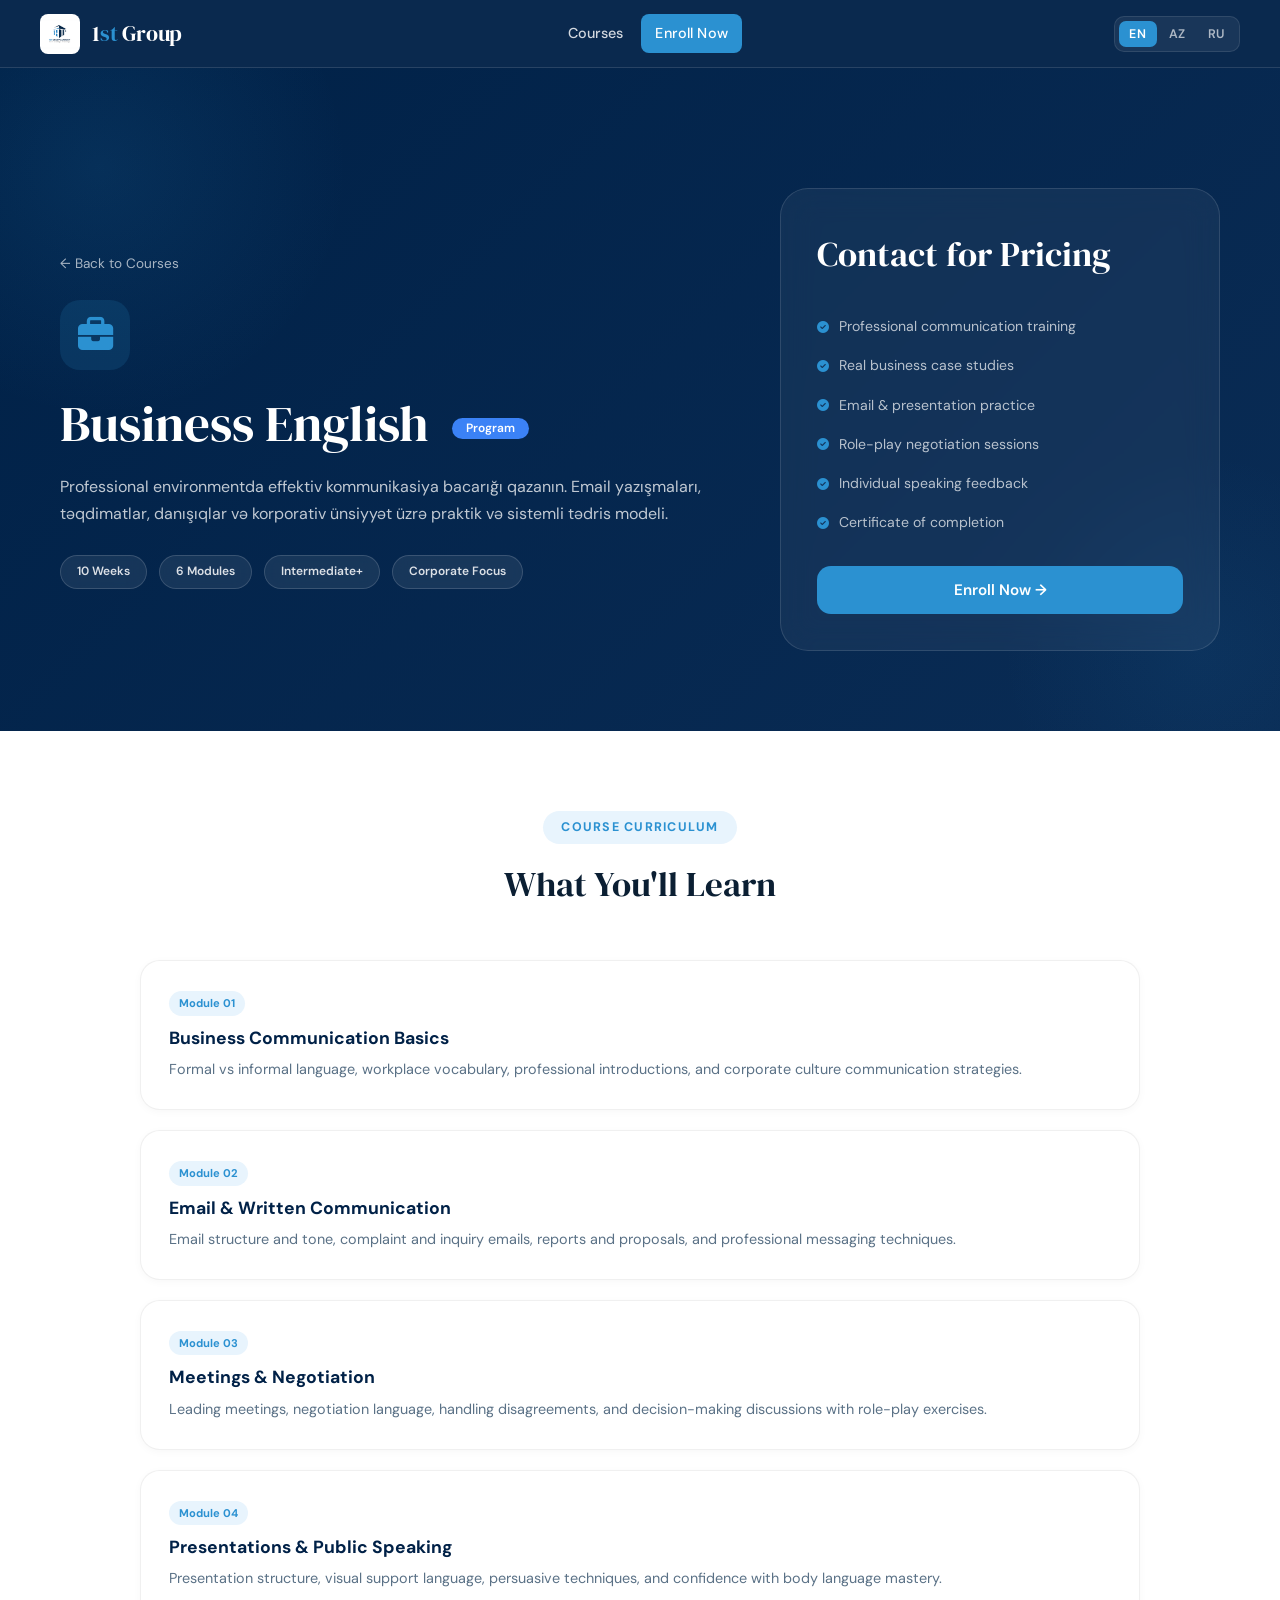
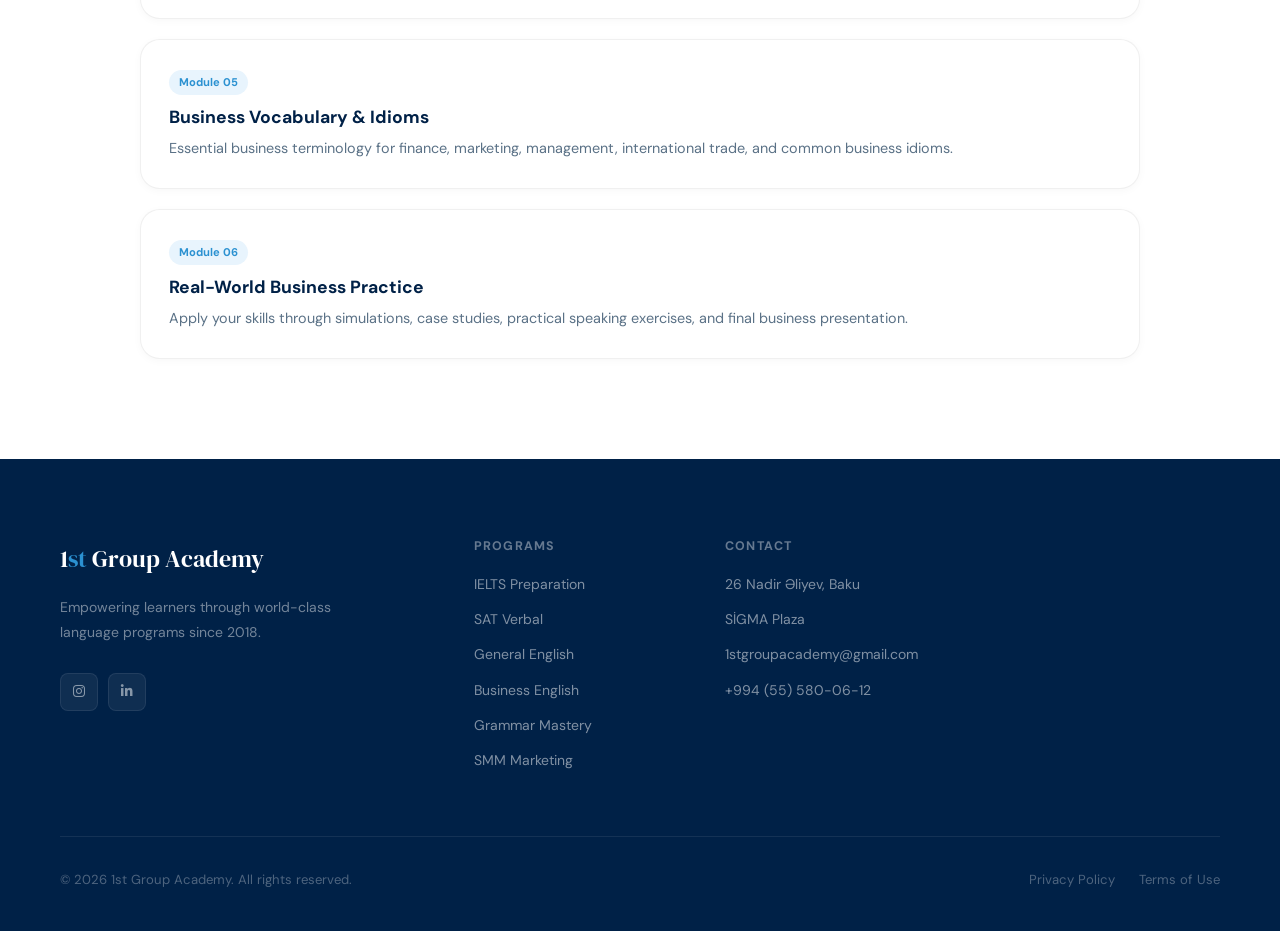
<file: courses/business-english.html>
<!DOCTYPE html>
<html lang="en">

<head>
    <meta charset="UTF-8">
    <meta name="viewport" content="width=device-width, initial-scale=1.0">
    <title>Business English - 1st Group Academy</title>
    <link rel="preconnect" href="https://fonts.googleapis.com">
    <link rel="preconnect" href="https://fonts.gstatic.com" crossorigin>
    <link
        href="https://fonts.googleapis.com/css2?family=DM+Sans:opsz,wght@9..40,300;9..40,400;9..40,500;9..40,600;9..40,700;9..40,800&family=DM+Serif+Display:ital@0;1&display=swap"
        rel="stylesheet">
    <link rel="stylesheet" href="https://cdnjs.cloudflare.com/ajax/libs/font-awesome/6.5.0/css/all.min.css">
    <link rel="stylesheet" href="../css/style.css">
    <style>
        .course-hero {
            min-height: 65vh;
            background: linear-gradient(135deg, #002147 0%, #0a2c55 100%);
            display: flex;
            align-items: center;
            padding: 120px 0 80px;
            position: relative;
            overflow: hidden;
        }

        .course-hero::before {
            content: '';
            position: absolute;
            width: 500px;
            height: 500px;
            background: radial-gradient(circle, rgba(43, 145, 209, 0.12) 0%, transparent 70%);
            top: -150px;
            left: -150px;
            pointer-events: none;
        }

        .course-hero::after {
            content: '';
            position: absolute;
            width: 400px;
            height: 400px;
            background: radial-gradient(circle, rgba(43, 145, 209, 0.08) 0%, transparent 70%);
            bottom: -120px;
            right: -120px;
            pointer-events: none;
        }

        .course-hero-content {
            max-width: 1240px;
            margin: 0 auto;
            padding: 0 40px;
            display: grid;
            grid-template-columns: 1.5fr 1fr;
            gap: 60px;
            align-items: center;
            position: relative;
            z-index: 1;
        }

        .course-icon {
            width: 70px;
            height: 70px;
            background: rgba(43, 145, 209, 0.15);
            border-radius: 20px;
            display: flex;
            align-items: center;
            justify-content: center;
            margin-bottom: 24px;
        }

        .course-icon i {
            font-size: 2.2rem;
            color: #2B91D1;
        }

        .course-hero h1 {
            font-size: clamp(2.2rem, 4vw, 3.2rem);
            font-weight: 500;
            font-family: 'DM Serif Display', serif;
            color: white;
            margin-bottom: 20px;
        }

        .level-badge {
            display: inline-block;
            background: #3b82f6;
            color: white;
            font-size: 0.75rem;
            font-weight: 600;
            padding: 4px 14px;
            border-radius: 60px;
            margin-left: 12px;
            vertical-align: middle;
            font-family: 'DM Sans', sans-serif;
        }

        .course-hero p {
            font-size: 1rem;
            color: rgba(255, 255, 255, 0.75);
            line-height: 1.7;
            margin-bottom: 28px;
        }

        .back-link {
            display: inline-flex;
            align-items: center;
            gap: 8px;
            margin-bottom: 24px;
            color: rgba(255, 255, 255, 0.65);
            text-decoration: none;
            font-size: 0.85rem;
            transition: var(--transition);
        }

        .back-link:hover {
            color: #2B91D1;
            transform: translateX(-4px);
        }

        .pill-group {
            display: flex;
            gap: 12px;
            flex-wrap: wrap;
            margin-top: 20px;
        }

        .pill {
            background: rgba(255, 255, 255, 0.08);
            border: 1px solid rgba(255, 255, 255, 0.15);
            backdrop-filter: blur(8px);
            padding: 6px 16px;
            border-radius: 60px;
            font-size: 0.75rem;
            font-weight: 600;
            color: rgba(255, 255, 255, 0.85);
            display: inline-flex;
            align-items: center;
            gap: 6px;
        }

        .course-card-box {
            background: rgba(255, 255, 255, 0.05);
            backdrop-filter: blur(16px);
            border: 1px solid rgba(255, 255, 255, 0.12);
            border-radius: 28px;
            padding: 36px;
        }

        .price-tag {
            font-family: 'DM Serif Display', serif;
            font-size: 2.2rem;
            color: white;
            margin-bottom: 20px;
        }

        .includes-list {
            list-style: none;
            margin: 24px 0;
        }

        .includes-list li {
            padding: 8px 0;
            color: rgba(255, 255, 255, 0.7);
            font-size: 0.88rem;
            display: flex;
            align-items: center;
            gap: 10px;
        }

        .includes-list li i {
            color: #2B91D1;
            font-size: 0.75rem;
        }

        .enroll-btn {
            width: 100%;
            background: #2B91D1;
            color: white;
            border: none;
            padding: 14px 28px;
            border-radius: 14px;
            font-weight: 600;
            cursor: pointer;
            transition: var(--transition);
            font-size: 0.95rem;
        }

        .enroll-btn:hover {
            background: #1a6fa3;
            transform: translateY(-2px);
        }

        .module-list {
            max-width: 1000px;
            margin: 0 auto;
        }

        .module-item {
            background: white;
            border-radius: 20px;
            padding: 28px;
            margin-bottom: 20px;
            border: 1px solid rgba(0, 0, 0, 0.06);
            transition: var(--transition);
            box-shadow: 0 2px 8px rgba(0, 0, 0, 0.03);
        }

        .module-item:hover {
            transform: translateX(8px);
            box-shadow: var(--shadow-md);
            border-color: rgba(43, 145, 209, 0.2);
        }

        .module-item h3 {
            font-family: 'DM Sans', sans-serif;
            font-size: 1.1rem;
            font-weight: 700;
            color: #002147;
            margin-bottom: 10px;
        }

        .module-item p {
            color: #5a7186;
            font-size: 0.9rem;
            line-height: 1.6;
        }

        .module-num {
            display: inline-block;
            background: #e8f4fd;
            color: #2B91D1;
            font-size: 0.7rem;
            font-weight: 700;
            padding: 3px 10px;
            border-radius: 60px;
            margin-bottom: 12px;
        }

        .badge-blue {
            background: #3b82f6 !important;
        }

        @media (max-width: 992px) {
            .course-hero-content {
                grid-template-columns: 1fr;
                gap: 40px;
            }

            .course-hero {
                padding: 100px 0 60px;
            }
        }

        @media (max-width: 768px) {
            .course-hero-content {
                padding: 0 24px;
            }

            .module-item {
                padding: 20px;
            }

            .level-badge {
                display: inline-block;
                margin-top: 8px;
                margin-left: 0;
            }

            .course-hero h1 {
                display: flex;
                flex-direction: column;
                gap: 8px;
            }
        }
    </style>
</head>

<body>

    <nav id="navbar">
        <div class="nav-inner">
            <a href="../index.html" class="logo">
                <img src="../images/IMG_3741.JPG.jpeg" alt="1st Group Academy" class="logo-img"
                    onerror="this.style.display='none'">
                <div class="logo-text">1<span>st</span> Group</div>
            </a>
            <ul class="nav-links">
                <li><a href="../index.html#courses" data-translate="nav_courses">Courses</a></li>
                <li><a href="../index.html#contact" class="btn-enroll" data-translate="nav_enroll">Enroll Now</a></li>
            </ul>
            <div class="nav-right">
                <div class="lang-switch">
                    <button class="lang-btn active" data-lang="en">EN</button>
                    <button class="lang-btn" data-lang="az">AZ</button>
                    <button class="lang-btn" data-lang="ru">RU</button>
                </div>
                <button class="hamburger" id="hamburger"><span></span><span></span><span></span></button>
            </div>
        </div>
    </nav>

    <section class="course-hero">
        <div class="course-hero-content">
            <div>
                <a href="../index.html#courses" class="back-link" data-translate="course_back_link">← Back to
                    Courses</a>
                <div class="course-icon"><i class="fas fa-briefcase"></i></div>
                <h1><span data-translate="course_be_title">Business English</span> <span class="level-badge badge-blue"
                        data-translate="course_be_badge">Program</span></h1>
                <p data-translate="course_be_subtitle">Professional environmentda effektiv kommunikasiya bacarığı
                    qazanın. Email yazışmaları, təqdimatlar, danışıqlar və korporativ ünsiyyət üzrə praktik və sistemli
                    tədris modeli.</p>
                <div class="pill-group">
                    <span class="pill" data-translate="course_be_duration">10 Weeks</span>
                    <span class="pill" data-translate="course_be_modules">6 Modules</span>
                    <span class="pill" data-translate="course_be_level">Intermediate+</span>
                    <span class="pill" data-translate="course_be_focus">Corporate Focus</span>
                </div>
            </div>
            <div class="course-card-box">
                <div class="price-tag" data-translate="course_be_price">Contact for Pricing</div>
                <ul class="includes-list">
                    <li><i class="fas fa-check-circle"></i> <span data-translate="course_be_feature_1">Professional
                            communication training</span></li>
                    <li><i class="fas fa-check-circle"></i> <span data-translate="course_be_feature_2">Real business
                            case studies</span></li>
                    <li><i class="fas fa-check-circle"></i> <span data-translate="course_be_feature_3">Email &
                            presentation practice</span></li>
                    <li><i class="fas fa-check-circle"></i> <span data-translate="course_be_feature_4">Role-play
                            negotiation sessions</span></li>
                    <li><i class="fas fa-check-circle"></i> <span data-translate="course_be_feature_5">Individual
                            speaking feedback</span></li>
                    <li><i class="fas fa-check-circle"></i> <span data-translate="course_be_feature_6">Certificate of
                            completion</span></li>
                </ul>
                <button class="enroll-btn" onclick="window.location.href='../index.html#contact'"
                    data-translate="course_enroll_btn">Enroll Now →</button>
            </div>
        </div>
    </section>

    <div class="container" style="padding: 80px 40px;">
        <div style="text-align: center; margin-bottom: 56px;">
            <div class="section-label" data-translate="course_curriculum_label">Course Curriculum</div>
            <h2 style="font-family: 'DM Serif Display', serif; font-size: 2.2rem;"
                data-translate="course_curriculum_title">What You'll Learn</h2>
        </div>
        <div class="module-list">
            <div class="module-item">
                <div class="module-num">Module 01</div>
                <h3>Business Communication Basics</h3>
                <p>Formal vs informal language, workplace vocabulary, professional introductions, and corporate culture
                    communication strategies.</p>
            </div>
            <div class="module-item">
                <div class="module-num">Module 02</div>
                <h3>Email & Written Communication</h3>
                <p>Email structure and tone, complaint and inquiry emails, reports and proposals, and professional
                    messaging techniques.</p>
            </div>
            <div class="module-item">
                <div class="module-num">Module 03</div>
                <h3>Meetings & Negotiation</h3>
                <p>Leading meetings, negotiation language, handling disagreements, and decision-making discussions with
                    role-play exercises.</p>
            </div>
            <div class="module-item">
                <div class="module-num">Module 04</div>
                <h3>Presentations & Public Speaking</h3>
                <p>Presentation structure, visual support language, persuasive techniques, and confidence with body
                    language mastery.</p>
            </div>
            <div class="module-item">
                <div class="module-num">Module 05</div>
                <h3>Business Vocabulary & Idioms</h3>
                <p>Essential business terminology for finance, marketing, management, international trade, and common
                    business idioms.</p>
            </div>
            <div class="module-item">
                <div class="module-num">Module 06</div>
                <h3>Real-World Business Practice</h3>
                <p>Apply your skills through simulations, case studies, practical speaking exercises, and final business
                    presentation.</p>
            </div>
        </div>
    </div>

    <footer>
        <div class="container">
            <div class="footer-grid">
                <div class="footer-brand">
                    <div class="footer-logo">1<span>st</span> Group Academy</div>
                    <p data-translate="footer_desc">Empowering learners through world-class language programs since
                        2018.</p>
                    <div class="footer-social">
                        <a href="https://www.instagram.com/1st_group_academy?igsh=MWhiNzJqa3lscnRteA=="><i class="fab fa-instagram"></i></a>
                        <a href="https://www.linkedin.com/in/togrul-anar-a185a3282/"><i class="fab fa-linkedin-in"></i></a>
                    </div>
                </div>
                <div class="footer-col">
                    <h4 data-translate="footer_programs">Programs</h4>
                    <ul>
                        <li><a href="ielts.html" data-translate="footer_ielts">IELTS Preparation</a></li>
                        <li><a href="sat.html" data-translate="footer_sat">SAT Verbal</a></li>
                        <li><a href="general-english.html" data-translate="footer_ge">General English</a></li>
                        <li><a href="business-english.html" data-translate="footer_be">Business English</a></li>
                        <li><a href="grammar.html" data-translate="footer_grammar">Grammar Mastery</a></li>
                        <li><a href="smm.html" data-translate="footer_smm">SMM Marketing</a></li>
                    </ul>
                </div>
                <div class="footer-col">
                    <h4 data-translate="footer_contact_title">Contact</h4>
                    <ul>
                        <li>26 Nadir Əliyev, Baku</li>
                        <li>SİGMA Plaza</li>
                        <li><a href="mailto:1stgroupacademy@gmail.com">1stgroupacademy@gmail.com</a></li>
                        <li>+994 (55) 580-06-12</li>
                    </ul>
                </div>
            </div>
            <div class="footer-bottom"><span>© 2026 1st Group Academy. All rights reserved.</span><span
                    class="footer-bottom-links"><a href="#">Privacy Policy</a><a href="#">Terms of Use</a></span></div>
        </div>
    </footer>
    <button id="backTop"><i class="fas fa-chevron-up"></i></button>
    <script src="../js/script.js"></script>
    <script src="../js/translations.js"></script>
</body>

</html>
</file>
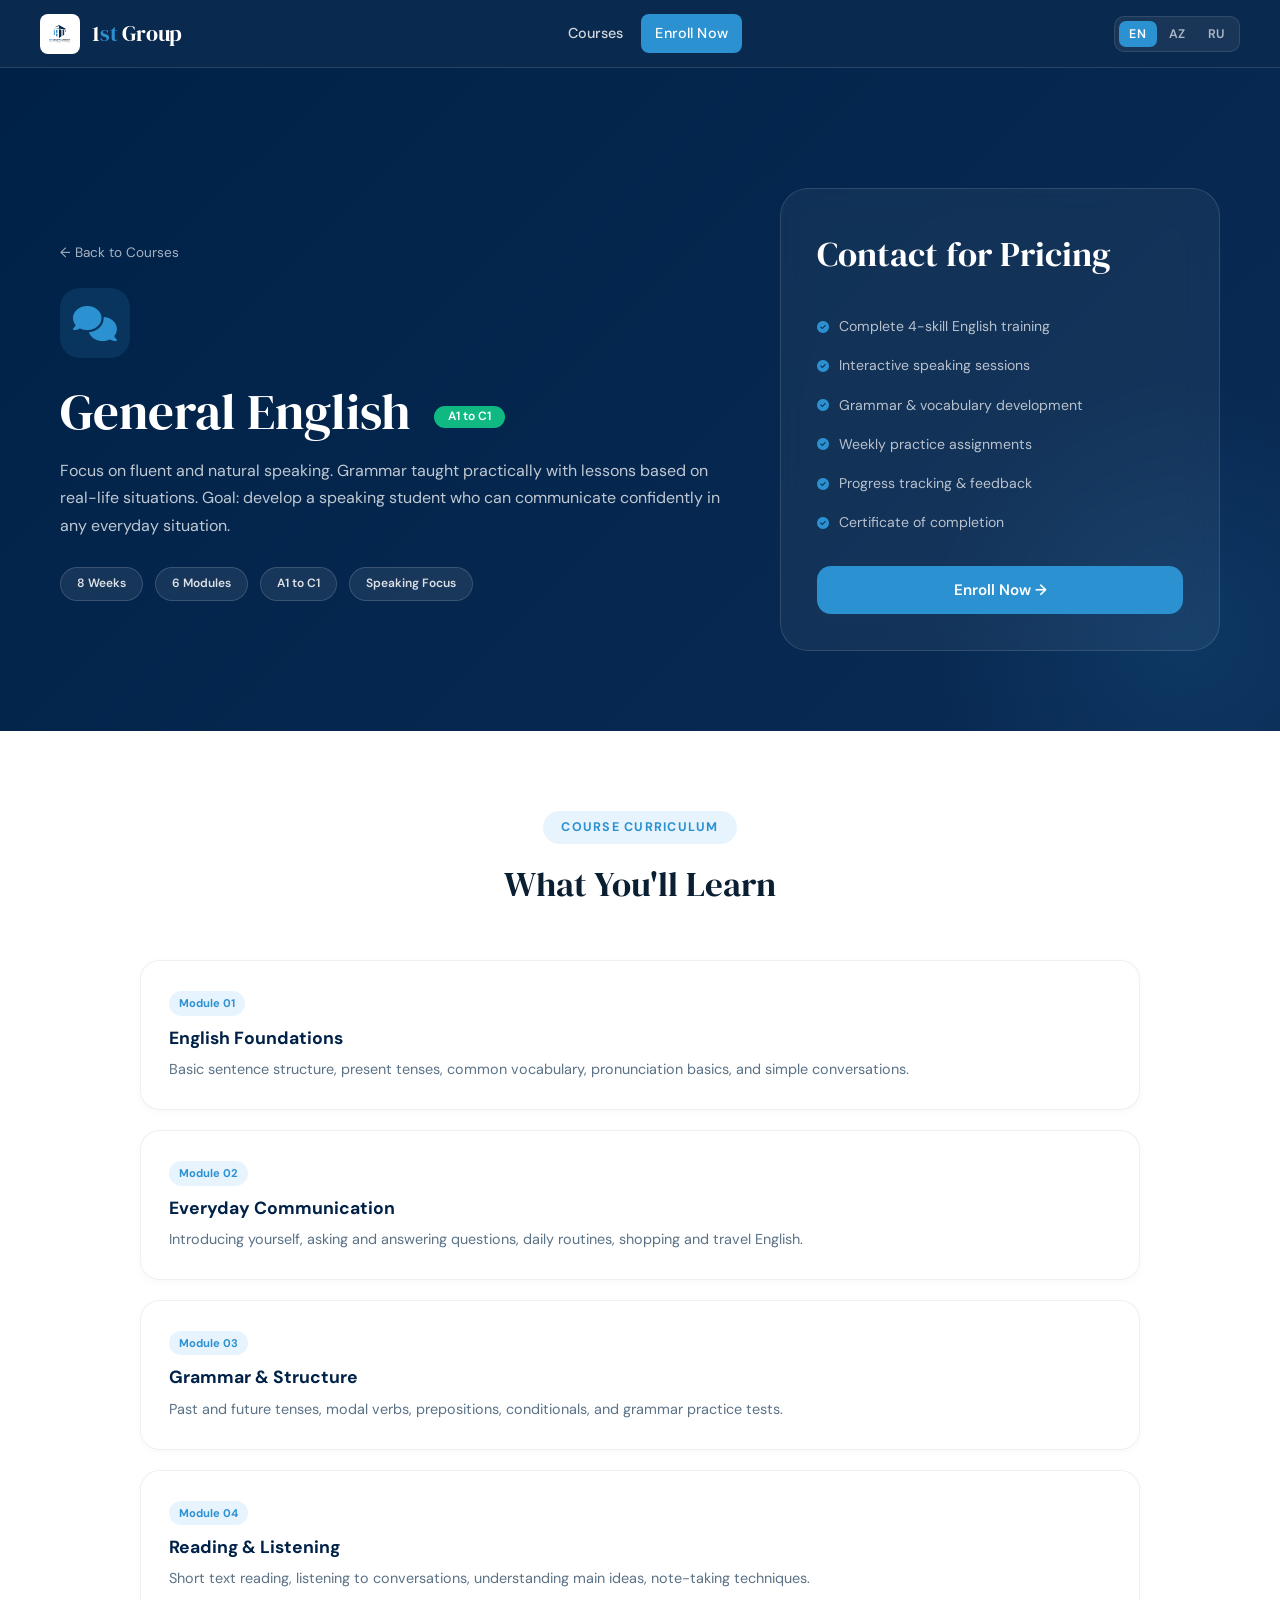
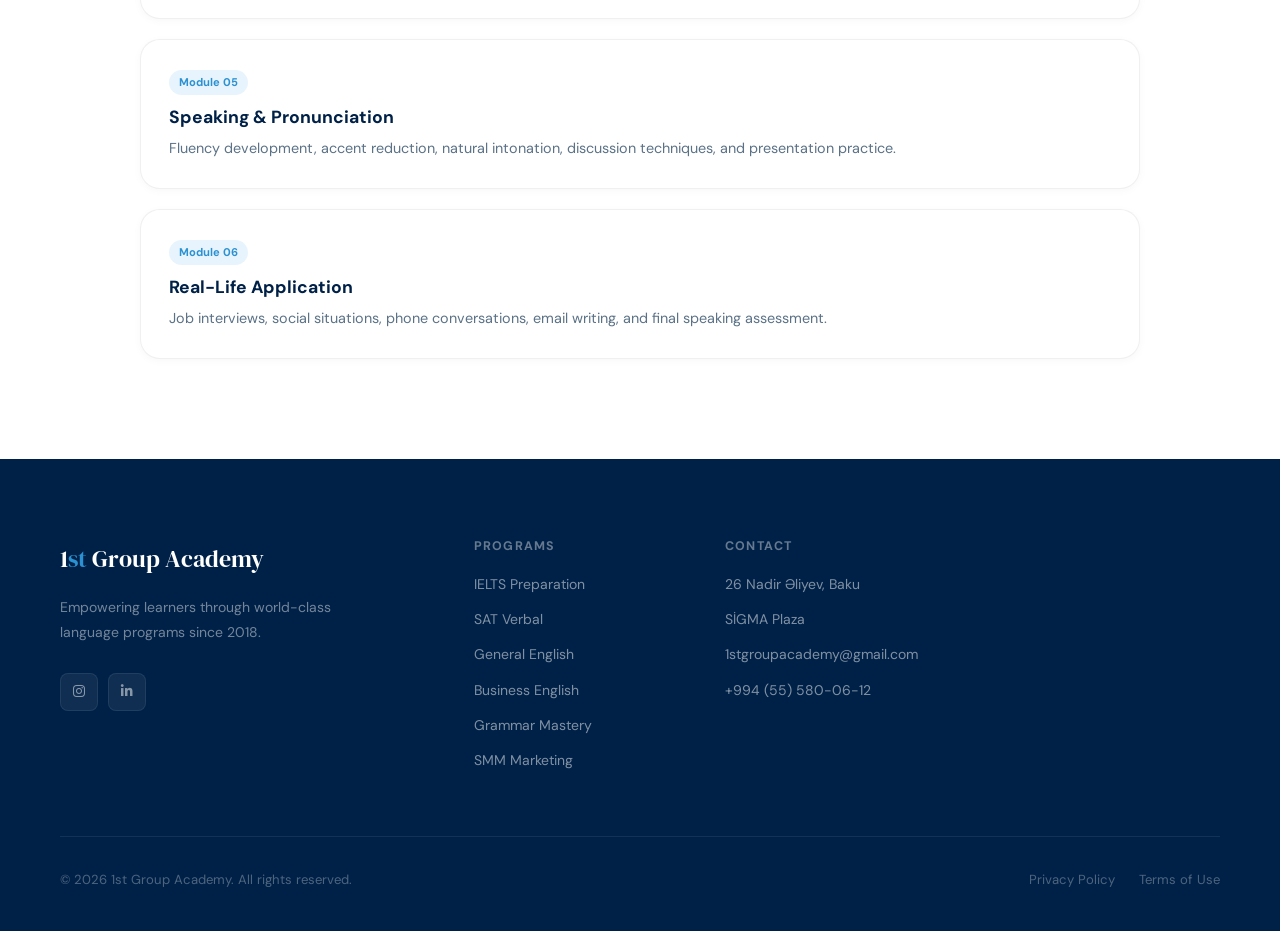
<file: courses/general-english.html>
<!DOCTYPE html>
<html lang="en">

<head>
    <meta charset="UTF-8">
    <meta name="viewport" content="width=device-width, initial-scale=1.0">
    <title>General English - 1st Group Academy</title>
    <link rel="preconnect" href="https://fonts.googleapis.com">
    <link rel="preconnect" href="https://fonts.gstatic.com" crossorigin>
    <link
        href="https://fonts.googleapis.com/css2?family=DM+Sans:opsz,wght@9..40,300;9..40,400;9..40,500;9..40,600;9..40,700;9..40,800&family=DM+Serif+Display:ital@0;1&display=swap"
        rel="stylesheet">
    <link rel="stylesheet" href="https://cdnjs.cloudflare.com/ajax/libs/font-awesome/6.5.0/css/all.min.css">
    <link rel="stylesheet" href="../css/style.css">
    <style>
        .course-hero {
            min-height: 65vh;
            background: linear-gradient(135deg, #002147 0%, #0a2c55 100%);
            display: flex;
            align-items: center;
            padding: 120px 0 80px;
            position: relative;
            overflow: hidden;
        }

        .course-hero::after {
            content: '';
            position: absolute;
            width: 500px;
            height: 500px;
            background: radial-gradient(circle, rgba(43, 145, 209, 0.12) 0%, transparent 70%);
            bottom: -150px;
            right: -150px;
            pointer-events: none;
        }

        .course-hero-content {
            max-width: 1240px;
            margin: 0 auto;
            padding: 0 40px;
            display: grid;
            grid-template-columns: 1.5fr 1fr;
            gap: 60px;
            align-items: center;
            position: relative;
            z-index: 1;
        }

        .course-icon {
            width: 70px;
            height: 70px;
            background: rgba(43, 145, 209, 0.15);
            border-radius: 20px;
            display: flex;
            align-items: center;
            justify-content: center;
            margin-bottom: 24px;
        }

        .course-icon i {
            font-size: 2.2rem;
            color: #2B91D1;
        }

        .course-hero h1 {
            font-size: clamp(2.2rem, 4vw, 3.2rem);
            font-weight: 500;
            font-family: 'DM Serif Display', serif;
            color: white;
            margin-bottom: 16px;
        }

        .level-badge {
            display: inline-block;
            background: #10b981;
            color: white;
            font-size: 0.75rem;
            font-weight: 600;
            padding: 4px 14px;
            border-radius: 60px;
            margin-left: 12px;
            vertical-align: middle;
            font-family: 'DM Sans', sans-serif;
        }

        .course-hero p {
            font-size: 1rem;
            color: rgba(255, 255, 255, 0.75);
            line-height: 1.7;
            margin-bottom: 28px;
        }

        .back-link {
            display: inline-flex;
            align-items: center;
            gap: 8px;
            margin-bottom: 24px;
            color: rgba(255, 255, 255, 0.65);
            text-decoration: none;
            font-size: 0.85rem;
            transition: var(--transition);
        }

        .back-link:hover {
            color: #2B91D1;
            transform: translateX(-4px);
        }

        .pill-group {
            display: flex;
            gap: 12px;
            flex-wrap: wrap;
            margin-top: 20px;
        }

        .pill {
            background: rgba(255, 255, 255, 0.08);
            border: 1px solid rgba(255, 255, 255, 0.15);
            backdrop-filter: blur(8px);
            padding: 6px 16px;
            border-radius: 60px;
            font-size: 0.75rem;
            font-weight: 600;
            color: rgba(255, 255, 255, 0.85);
            display: inline-flex;
            align-items: center;
            gap: 6px;
        }

        .course-card-box {
            background: rgba(255, 255, 255, 0.05);
            backdrop-filter: blur(16px);
            border: 1px solid rgba(255, 255, 255, 0.12);
            border-radius: 28px;
            padding: 36px;
        }

        .price-tag {
            font-family: 'DM Serif Display', serif;
            font-size: 2.2rem;
            color: white;
            margin-bottom: 20px;
        }

        .includes-list {
            list-style: none;
            margin: 24px 0;
        }

        .includes-list li {
            padding: 8px 0;
            color: rgba(255, 255, 255, 0.7);
            font-size: 0.88rem;
            display: flex;
            align-items: center;
            gap: 10px;
        }

        .includes-list li i {
            color: #2B91D1;
            font-size: 0.75rem;
        }

        .enroll-btn {
            width: 100%;
            background: #2B91D1;
            color: white;
            border: none;
            padding: 14px 28px;
            border-radius: 14px;
            font-weight: 600;
            cursor: pointer;
            transition: var(--transition);
            font-size: 0.95rem;
        }

        .enroll-btn:hover {
            background: #1a6fa3;
            transform: translateY(-2px);
        }

        .module-list {
            max-width: 1000px;
            margin: 0 auto;
        }

        .module-item {
            background: white;
            border-radius: 20px;
            padding: 28px;
            margin-bottom: 20px;
            border: 1px solid rgba(0, 0, 0, 0.06);
            transition: var(--transition);
            box-shadow: 0 2px 8px rgba(0, 0, 0, 0.03);
        }

        .module-item:hover {
            transform: translateX(8px);
            box-shadow: var(--shadow-md);
            border-color: rgba(43, 145, 209, 0.2);
        }

        .module-item h3 {
            font-family: 'DM Sans', sans-serif;
            font-size: 1.1rem;
            font-weight: 700;
            color: #002147;
            margin-bottom: 10px;
        }

        .module-item p {
            color: #5a7186;
            font-size: 0.9rem;
            line-height: 1.6;
        }

        .module-num {
            display: inline-block;
            background: #e8f4fd;
            color: #2B91D1;
            font-size: 0.7rem;
            font-weight: 700;
            padding: 3px 10px;
            border-radius: 60px;
            margin-bottom: 12px;
        }

        .badge-green {
            background: #10b981 !important;
        }

        @media (max-width: 992px) {
            .course-hero-content {
                grid-template-columns: 1fr;
                gap: 40px;
            }

            .course-hero {
                padding: 100px 0 60px;
            }
        }

        @media (max-width: 768px) {
            .course-hero-content {
                padding: 0 24px;
            }

            .module-item {
                padding: 20px;
            }

            .level-badge {
                display: inline-block;
                margin-top: 8px;
                margin-left: 0;
            }

            .course-hero h1 {
                display: flex;
                flex-direction: column;
                gap: 8px;
            }
        }
    </style>
</head>

<body>

    <nav id="navbar">
        <div class="nav-inner">
            <a href="../index.html" class="logo">
                <img src="../images/IMG_3741.JPG.jpeg" alt="1st Group Academy" class="logo-img"
                    onerror="this.style.display='none'">
                <div class="logo-text">1<span>st</span> Group</div>
            </a>
            <ul class="nav-links">
                <li><a href="../index.html#courses" data-translate="nav_courses">Courses</a></li>
                <li><a href="../index.html#contact" class="btn-enroll" data-translate="nav_enroll">Enroll Now</a></li>
            </ul>
            <div class="nav-right">
                <div class="lang-switch">
                    <button class="lang-btn active" data-lang="en">EN</button>
                    <button class="lang-btn" data-lang="az">AZ</button>
                    <button class="lang-btn" data-lang="ru">RU</button>
                </div>
                <button class="hamburger" id="hamburger"><span></span><span></span><span></span></button>
            </div>
        </div>
    </nav>

    <section class="course-hero">
        <div class="course-hero-content">
            <div>
                <a href="../index.html#courses" class="back-link" data-translate="course_back_link">← Back to
                    Courses</a>
                <div class="course-icon"><i class="fas fa-comments"></i></div>
                <h1><span data-translate="course_ge_title">General English</span> <span class="level-badge badge-green"
                        data-translate="course_ge_badge">A1 to C1</span></h1>
                <p data-translate="course_ge_subtitle">Focus on fluent and natural speaking. Grammar taught practically
                    with lessons based on real-life situations. Goal: develop a speaking student who can communicate
                    confidently in any everyday situation.</p>
                <div class="pill-group">
                    <span class="pill" data-translate="course_ge_duration">8 Weeks</span>
                    <span class="pill" data-translate="course_ge_modules">6 Modules</span>
                    <span class="pill" data-translate="course_ge_level">A1 to C1</span>
                    <span class="pill" data-translate="course_ge_focus">Speaking Focus</span>
                </div>
            </div>
            <div class="course-card-box">
                <div class="price-tag" data-translate="course_ge_price">Contact for Pricing</div>
                <ul class="includes-list">
                    <li><i class="fas fa-check-circle"></i> <span data-translate="course_ge_feature_1">Complete 4-skill
                            English training</span></li>
                    <li><i class="fas fa-check-circle"></i> <span data-translate="course_ge_feature_2">Interactive
                            speaking sessions</span></li>
                    <li><i class="fas fa-check-circle"></i> <span data-translate="course_ge_feature_3">Grammar &
                            vocabulary development</span></li>
                    <li><i class="fas fa-check-circle"></i> <span data-translate="course_ge_feature_4">Weekly practice
                            assignments</span></li>
                    <li><i class="fas fa-check-circle"></i> <span data-translate="course_ge_feature_5">Progress tracking
                            & feedback</span></li>
                    <li><i class="fas fa-check-circle"></i> <span data-translate="course_ge_feature_6">Certificate of
                            completion</span></li>
                </ul>
                <button class="enroll-btn" onclick="window.location.href='../index.html#contact'"
                    data-translate="course_enroll_btn">Enroll Now →</button>
            </div>
        </div>
    </section>

    <div class="container" style="padding: 80px 40px;">
        <div style="text-align: center; margin-bottom: 56px;">
            <div class="section-label" data-translate="course_curriculum_label">Course Curriculum</div>
            <h2 style="font-family: 'DM Serif Display', serif; font-size: 2.2rem;"
                data-translate="course_curriculum_title">What You'll Learn</h2>
        </div>
        <div class="module-list">
            <div class="module-item">
                <div class="module-num">Module 01</div>
                <h3>English Foundations</h3>
                <p>Basic sentence structure, present tenses, common vocabulary, pronunciation basics, and simple
                    conversations.</p>
            </div>
            <div class="module-item">
                <div class="module-num">Module 02</div>
                <h3>Everyday Communication</h3>
                <p>Introducing yourself, asking and answering questions, daily routines, shopping and travel English.
                </p>
            </div>
            <div class="module-item">
                <div class="module-num">Module 03</div>
                <h3>Grammar & Structure</h3>
                <p>Past and future tenses, modal verbs, prepositions, conditionals, and grammar practice tests.</p>
            </div>
            <div class="module-item">
                <div class="module-num">Module 04</div>
                <h3>Reading & Listening</h3>
                <p>Short text reading, listening to conversations, understanding main ideas, note-taking techniques.</p>
            </div>
            <div class="module-item">
                <div class="module-num">Module 05</div>
                <h3>Speaking & Pronunciation</h3>
                <p>Fluency development, accent reduction, natural intonation, discussion techniques, and presentation
                    practice.</p>
            </div>
            <div class="module-item">
                <div class="module-num">Module 06</div>
                <h3>Real-Life Application</h3>
                <p>Job interviews, social situations, phone conversations, email writing, and final speaking assessment.
                </p>
            </div>
        </div>
    </div>

    <footer>
        <div class="container">
            <div class="footer-grid">
                <div class="footer-brand">
                    <div class="footer-logo">1<span>st</span> Group Academy</div>
                    <p data-translate="footer_desc">Empowering learners through world-class language programs since
                        2018.</p>
                    <div class="footer-social">
                        <a href="https://www.instagram.com/1st_group_academy?igsh=MWhiNzJqa3lscnRteA=="><i class="fab fa-instagram"></i></a>
                        <a href="https://www.linkedin.com/in/togrul-anar-a185a3282/"><i class="fab fa-linkedin-in"></i></a>
                    </div>
                </div>
                <div class="footer-col">
                    <h4 data-translate="footer_programs">Programs</h4>
                    <ul>
                        <li><a href="ielts.html" data-translate="footer_ielts">IELTS Preparation</a></li>
                        <li><a href="sat.html" data-translate="footer_sat">SAT Verbal</a></li>
                        <li><a href="general-english.html" data-translate="footer_ge">General English</a></li>
                        <li><a href="business-english.html" data-translate="footer_be">Business English</a></li>
                        <li><a href="grammar.html" data-translate="footer_grammar">Grammar Mastery</a></li>
                        <li><a href="smm.html" data-translate="footer_smm">SMM Marketing</a></li>
                    </ul>
                </div>
                <div class="footer-col">
                    <h4 data-translate="footer_contact_title">Contact</h4>
                    <ul>
                        <li>26 Nadir Əliyev, Baku</li>
                        <li>SİGMA Plaza</li>
                        <li><a href="mailto:1stgroupacademy@gmail.com">1stgroupacademy@gmail.com</a></li>
                        <li>+994 (55) 580-06-12</li>
                    </ul>
                </div>
            </div>
            <div class="footer-bottom"><span>© 2026 1st Group Academy. All rights reserved.</span><span
                    class="footer-bottom-links"><a href="#">Privacy Policy</a><a href="#">Terms of Use</a></span></div>
        </div>
    </footer>
    <button id="backTop"><i class="fas fa-chevron-up"></i></button>
    <script src="../js/script.js"></script>
    <script src="../js/translations.js"></script>
</body>

</html>
</file>
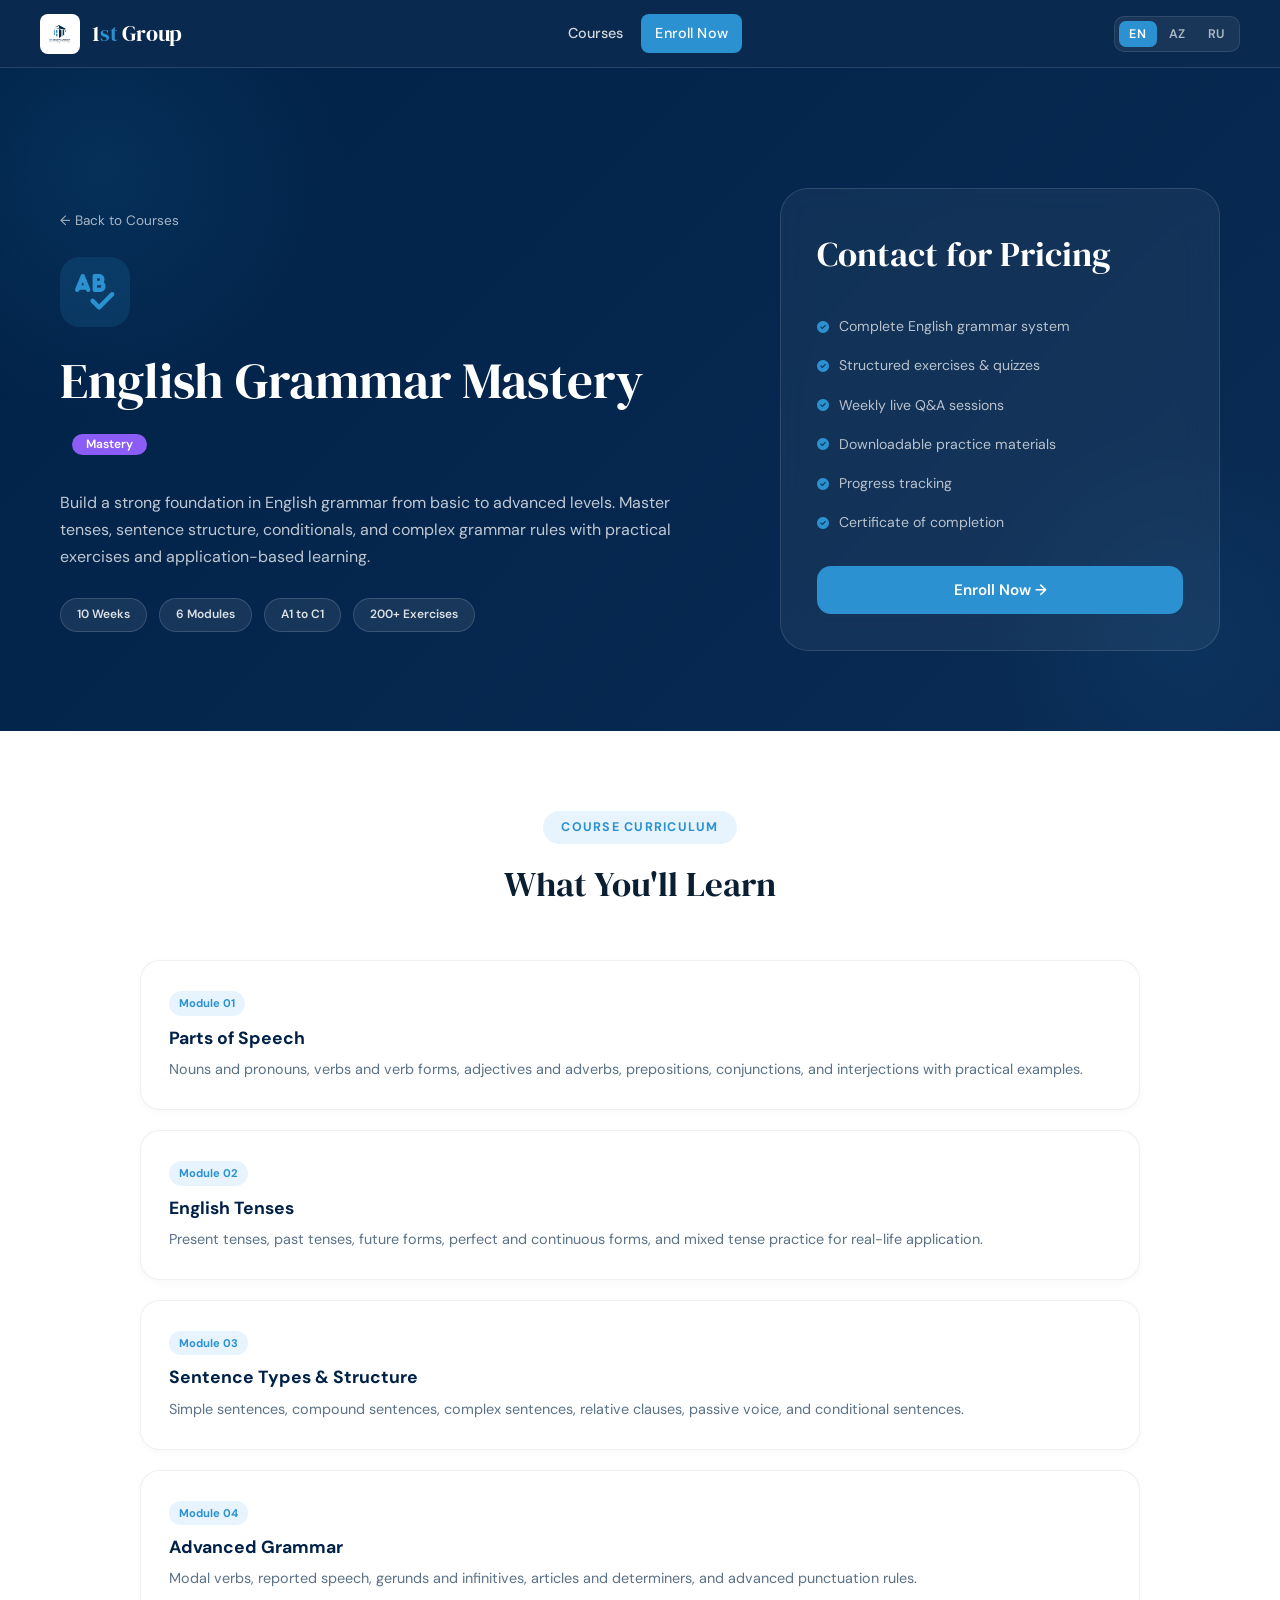
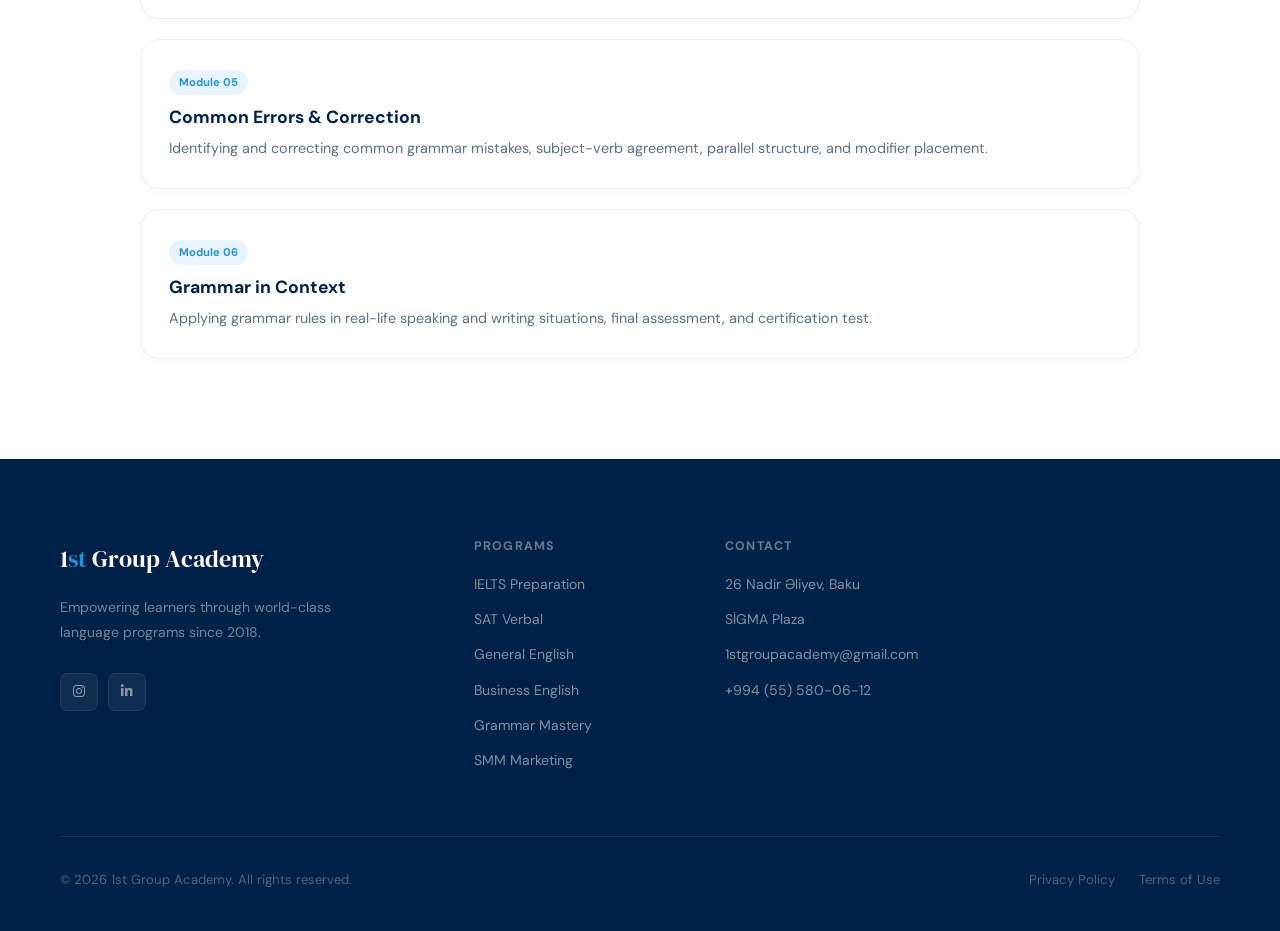
<file: courses/grammar.html>
<!DOCTYPE html>
<html lang="en">

<head>
    <meta charset="UTF-8">
    <meta name="viewport" content="width=device-width, initial-scale=1.0">
    <title>English Grammar Mastery - 1st Group Academy</title>
    <link rel="preconnect" href="https://fonts.googleapis.com">
    <link rel="preconnect" href="https://fonts.gstatic.com" crossorigin>
    <link
        href="https://fonts.googleapis.com/css2?family=DM+Sans:opsz,wght@9..40,300;9..40,400;9..40,500;9..40,600;9..40,700;9..40,800&family=DM+Serif+Display:ital@0;1&display=swap"
        rel="stylesheet">
    <link rel="stylesheet" href="https://cdnjs.cloudflare.com/ajax/libs/font-awesome/6.5.0/css/all.min.css">
    <link rel="stylesheet" href="../css/style.css">
    <style>
        .course-hero {
            min-height: 65vh;
            background: linear-gradient(135deg, #002147 0%, #0a2c55 100%);
            display: flex;
            align-items: center;
            padding: 120px 0 80px;
            position: relative;
            overflow: hidden;
        }

        .course-hero::before {
            content: '';
            position: absolute;
            width: 500px;
            height: 500px;
            background: radial-gradient(circle, rgba(43, 145, 209, 0.12) 0%, transparent 70%);
            top: -150px;
            left: -150px;
            pointer-events: none;
        }

        .course-hero::after {
            content: '';
            position: absolute;
            width: 400px;
            height: 400px;
            background: radial-gradient(circle, rgba(43, 145, 209, 0.08) 0%, transparent 70%);
            bottom: -100px;
            right: -100px;
            pointer-events: none;
        }

        .course-hero-content {
            max-width: 1240px;
            margin: 0 auto;
            padding: 0 40px;
            display: grid;
            grid-template-columns: 1.5fr 1fr;
            gap: 60px;
            align-items: center;
            position: relative;
            z-index: 1;
        }

        .course-icon {
            width: 70px;
            height: 70px;
            background: rgba(43, 145, 209, 0.15);
            border-radius: 20px;
            display: flex;
            align-items: center;
            justify-content: center;
            margin-bottom: 24px;
        }

        .course-icon i {
            font-size: 2.2rem;
            color: #2B91D1;
        }

        .course-hero h1 {
            font-size: clamp(2.2rem, 4vw, 3.2rem);
            font-weight: 500;
            font-family: 'DM Serif Display', serif;
            color: white;
            margin-bottom: 20px;
        }

        .level-badge {
            display: inline-block;
            background: #8b5cf6;
            color: white;
            font-size: 0.75rem;
            font-weight: 600;
            padding: 4px 14px;
            border-radius: 60px;
            margin-left: 12px;
            vertical-align: middle;
            font-family: 'DM Sans', sans-serif;
        }

        .course-hero p {
            font-size: 1rem;
            color: rgba(255, 255, 255, 0.75);
            line-height: 1.7;
            margin-bottom: 28px;
        }

        .back-link {
            display: inline-flex;
            align-items: center;
            gap: 8px;
            margin-bottom: 24px;
            color: rgba(255, 255, 255, 0.65);
            text-decoration: none;
            font-size: 0.85rem;
            transition: var(--transition);
        }

        .back-link:hover {
            color: #2B91D1;
            transform: translateX(-4px);
        }

        .pill-group {
            display: flex;
            gap: 12px;
            flex-wrap: wrap;
            margin-top: 20px;
        }

        .pill {
            background: rgba(255, 255, 255, 0.08);
            border: 1px solid rgba(255, 255, 255, 0.15);
            backdrop-filter: blur(8px);
            padding: 6px 16px;
            border-radius: 60px;
            font-size: 0.75rem;
            font-weight: 600;
            color: rgba(255, 255, 255, 0.85);
            display: inline-flex;
            align-items: center;
            gap: 6px;
        }

        .course-card-box {
            background: rgba(255, 255, 255, 0.05);
            backdrop-filter: blur(16px);
            border: 1px solid rgba(255, 255, 255, 0.12);
            border-radius: 28px;
            padding: 36px;
        }

        .price-tag {
            font-family: 'DM Serif Display', serif;
            font-size: 2.2rem;
            color: white;
            margin-bottom: 20px;
        }

        .includes-list {
            list-style: none;
            margin: 24px 0;
        }

        .includes-list li {
            padding: 8px 0;
            color: rgba(255, 255, 255, 0.7);
            font-size: 0.88rem;
            display: flex;
            align-items: center;
            gap: 10px;
        }

        .includes-list li i {
            color: #2B91D1;
            font-size: 0.75rem;
        }

        .enroll-btn {
            width: 100%;
            background: #2B91D1;
            color: white;
            border: none;
            padding: 14px 28px;
            border-radius: 14px;
            font-weight: 600;
            cursor: pointer;
            transition: var(--transition);
            font-size: 0.95rem;
        }

        .enroll-btn:hover {
            background: #1a6fa3;
            transform: translateY(-2px);
        }

        .module-list {
            max-width: 1000px;
            margin: 0 auto;
        }

        .module-item {
            background: white;
            border-radius: 20px;
            padding: 28px;
            margin-bottom: 20px;
            border: 1px solid rgba(0, 0, 0, 0.06);
            transition: var(--transition);
            box-shadow: 0 2px 8px rgba(0, 0, 0, 0.03);
        }

        .module-item:hover {
            transform: translateX(8px);
            box-shadow: var(--shadow-md);
            border-color: rgba(43, 145, 209, 0.2);
        }

        .module-item h3 {
            font-family: 'DM Sans', sans-serif;
            font-size: 1.1rem;
            font-weight: 700;
            color: #002147;
            margin-bottom: 10px;
        }

        .module-item p {
            color: #5a7186;
            font-size: 0.9rem;
            line-height: 1.6;
        }

        .module-num {
            display: inline-block;
            background: #e8f4fd;
            color: #2B91D1;
            font-size: 0.7rem;
            font-weight: 700;
            padding: 3px 10px;
            border-radius: 60px;
            margin-bottom: 12px;
        }

        .badge-purple {
            background: #8b5cf6 !important;
        }

        @media (max-width: 992px) {
            .course-hero-content {
                grid-template-columns: 1fr;
                gap: 40px;
            }

            .course-hero {
                padding: 100px 0 60px;
            }
        }

        @media (max-width: 768px) {
            .course-hero-content {
                padding: 0 24px;
            }

            .module-item {
                padding: 20px;
            }

            .level-badge {
                display: inline-block;
                margin-top: 8px;
                margin-left: 0;
            }

            .course-hero h1 {
                display: flex;
                flex-direction: column;
                gap: 8px;
            }
        }
    </style>
</head>

<body>

    <nav id="navbar">
        <div class="nav-inner">
            <a href="../index.html" class="logo">
                <img src="../images/IMG_3741.JPG.jpeg" alt="1st Group Academy" class="logo-img"
                    onerror="this.style.display='none'">
                <div class="logo-text">1<span>st</span> Group</div>
            </a>
            <ul class="nav-links">
                <li><a href="../index.html#courses" data-translate="nav_courses">Courses</a></li>
                <li><a href="../index.html#contact" class="btn-enroll" data-translate="nav_enroll">Enroll Now</a></li>
            </ul>
            <div class="nav-right">
                <div class="lang-switch">
                    <button class="lang-btn active" data-lang="en">EN</button>
                    <button class="lang-btn" data-lang="az">AZ</button>
                    <button class="lang-btn" data-lang="ru">RU</button>
                </div>
                <button class="hamburger" id="hamburger"><span></span><span></span><span></span></button>
            </div>
        </div>
    </nav>

    <section class="course-hero">
        <div class="course-hero-content">
            <div>
                <a href="../index.html#courses" class="back-link" data-translate="course_back_link">← Back to
                    Courses</a>
                <div class="course-icon"><i class="fas fa-spell-check"></i></div>
                <h1><span data-translate="course_grammar_title">English Grammar Mastery</span> <span
                        class="level-badge badge-purple" data-translate="course_grammar_badge">Mastery</span></h1>
                <p data-translate="course_grammar_subtitle">Build a strong foundation in English grammar from basic to
                    advanced levels. Master tenses, sentence structure, conditionals, and complex grammar rules with
                    practical exercises and application-based learning.</p>
                <div class="pill-group">
                    <span class="pill" data-translate="course_grammar_duration">10 Weeks</span>
                    <span class="pill" data-translate="course_grammar_modules">6 Modules</span>
                    <span class="pill" data-translate="course_grammar_level">A1 to C1</span>
                    <span class="pill" data-translate="course_grammar_focus">200+ Exercises</span>
                </div>
            </div>
            <div class="course-card-box">
                <div class="price-tag" data-translate="course_grammar_price">Contact for Pricing</div>
                <ul class="includes-list">
                    <li><i class="fas fa-check-circle"></i> <span data-translate="course_grammar_feature_1">Complete
                            English grammar system</span></li>
                    <li><i class="fas fa-check-circle"></i> <span data-translate="course_grammar_feature_2">Structured
                            exercises & quizzes</span></li>
                    <li><i class="fas fa-check-circle"></i> <span data-translate="course_grammar_feature_3">Weekly live
                            Q&A sessions</span></li>
                    <li><i class="fas fa-check-circle"></i> <span data-translate="course_grammar_feature_4">Downloadable
                            practice materials</span></li>
                    <li><i class="fas fa-check-circle"></i> <span data-translate="course_grammar_feature_5">Progress
                            tracking</span></li>
                    <li><i class="fas fa-check-circle"></i> <span data-translate="course_grammar_feature_6">Certificate
                            of completion</span></li>
                </ul>
                <button class="enroll-btn" onclick="window.location.href='../index.html#contact'"
                    data-translate="course_enroll_btn">Enroll Now →</button>
            </div>
        </div>
    </section>

    <div class="container" style="padding: 80px 40px;">
        <div style="text-align: center; margin-bottom: 56px;">
            <div class="section-label" data-translate="course_curriculum_label">Course Curriculum</div>
            <h2 style="font-family: 'DM Serif Display', serif; font-size: 2.2rem;"
                data-translate="course_curriculum_title">What You'll Learn</h2>
        </div>
        <div class="module-list">
            <div class="module-item">
                <div class="module-num">Module 01</div>
                <h3>Parts of Speech</h3>
                <p>Nouns and pronouns, verbs and verb forms, adjectives and adverbs, prepositions, conjunctions, and
                    interjections with practical examples.</p>
            </div>
            <div class="module-item">
                <div class="module-num">Module 02</div>
                <h3>English Tenses</h3>
                <p>Present tenses, past tenses, future forms, perfect and continuous forms, and mixed tense practice for
                    real-life application.</p>
            </div>
            <div class="module-item">
                <div class="module-num">Module 03</div>
                <h3>Sentence Types & Structure</h3>
                <p>Simple sentences, compound sentences, complex sentences, relative clauses, passive voice, and
                    conditional sentences.</p>
            </div>
            <div class="module-item">
                <div class="module-num">Module 04</div>
                <h3>Advanced Grammar</h3>
                <p>Modal verbs, reported speech, gerunds and infinitives, articles and determiners, and advanced
                    punctuation rules.</p>
            </div>
            <div class="module-item">
                <div class="module-num">Module 05</div>
                <h3>Common Errors & Correction</h3>
                <p>Identifying and correcting common grammar mistakes, subject-verb agreement, parallel structure, and
                    modifier placement.</p>
            </div>
            <div class="module-item">
                <div class="module-num">Module 06</div>
                <h3>Grammar in Context</h3>
                <p>Applying grammar rules in real-life speaking and writing situations, final assessment, and
                    certification test.</p>
            </div>
        </div>
    </div>

    <footer>
        <div class="container">
            <div class="footer-grid">
                <div class="footer-brand">
                    <div class="footer-logo">1<span>st</span> Group Academy</div>
                    <p data-translate="footer_desc">Empowering learners through world-class language programs since
                        2018.</p>
                    <div class="footer-social">
                        <a href="https://www.instagram.com/1st_group_academy?igsh=MWhiNzJqa3lscnRteA=="><i class="fab fa-instagram"></i></a>
                        <a href="https://www.linkedin.com/in/togrul-anar-a185a3282/"><i class="fab fa-linkedin-in"></i></a>
                    </div>
                </div>
                <div class="footer-col">
                    <h4 data-translate="footer_programs">Programs</h4>
                    <ul>
                        <li><a href="ielts.html" data-translate="footer_ielts">IELTS Preparation</a></li>
                        <li><a href="sat.html" data-translate="footer_sat">SAT Verbal</a></li>
                        <li><a href="general-english.html" data-translate="footer_ge">General English</a></li>
                        <li><a href="business-english.html" data-translate="footer_be">Business English</a></li>
                        <li><a href="grammar.html" data-translate="footer_grammar">Grammar Mastery</a></li>
                        <li><a href="smm.html" data-translate="footer_smm">SMM Marketing</a></li>
                    </ul>
                </div>
                <div class="footer-col">
                    <h4 data-translate="footer_contact_title">Contact</h4>
                    <ul>
                        <li>26 Nadir Əliyev, Baku</li>
                        <li>SİGMA Plaza</li>
                        <li><a href="mailto:1stgroupacademy@gmail.com">1stgroupacademy@gmail.com</a></li>
                        <li>+994 (55) 580-06-12</li>
                    </ul>
                </div>
            </div>
            <div class="footer-bottom"><span>© 2026 1st Group Academy. All rights reserved.</span><span
                    class="footer-bottom-links"><a href="#">Privacy Policy</a><a href="#">Terms of Use</a></span></div>
        </div>
    </footer>
    <button id="backTop"><i class="fas fa-chevron-up"></i></button>
    <script src="../js/script.js"></script>
    <script src="../js/translations.js"></script>
</body>

</html>
</file>
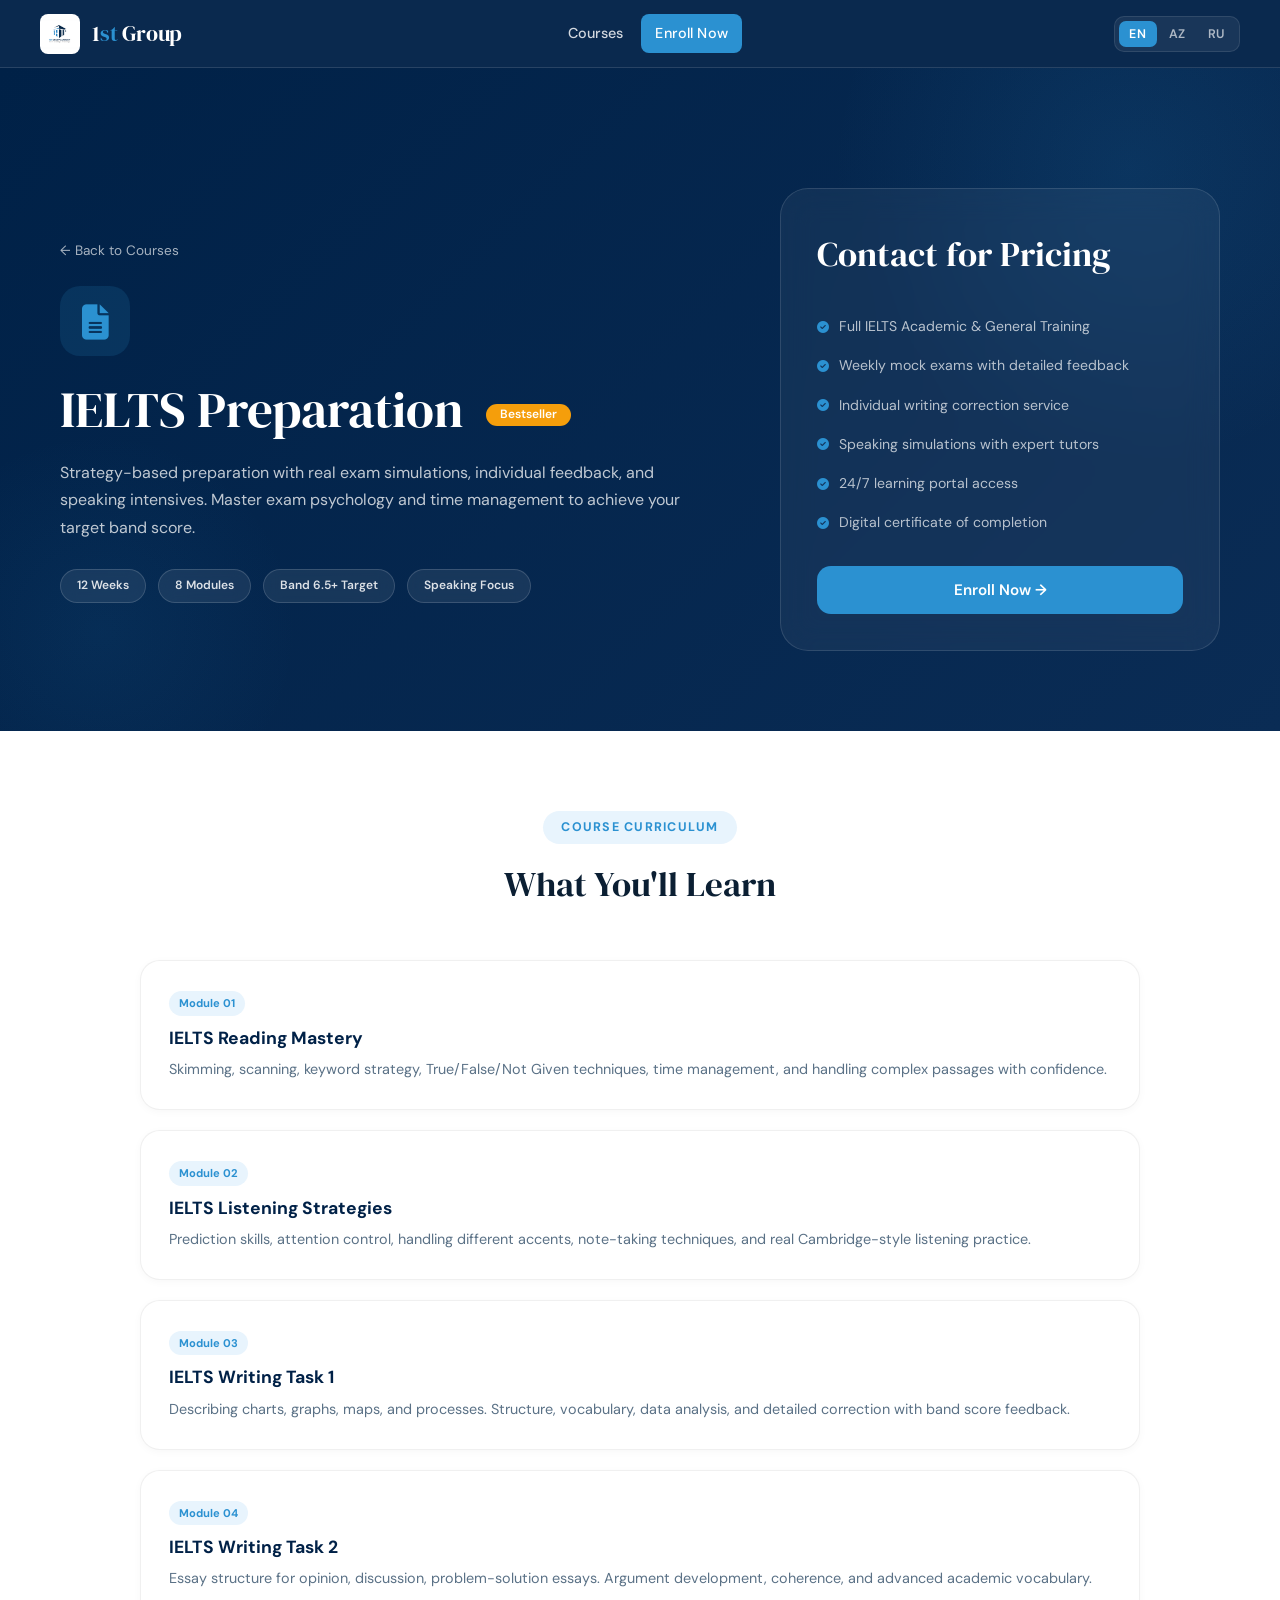
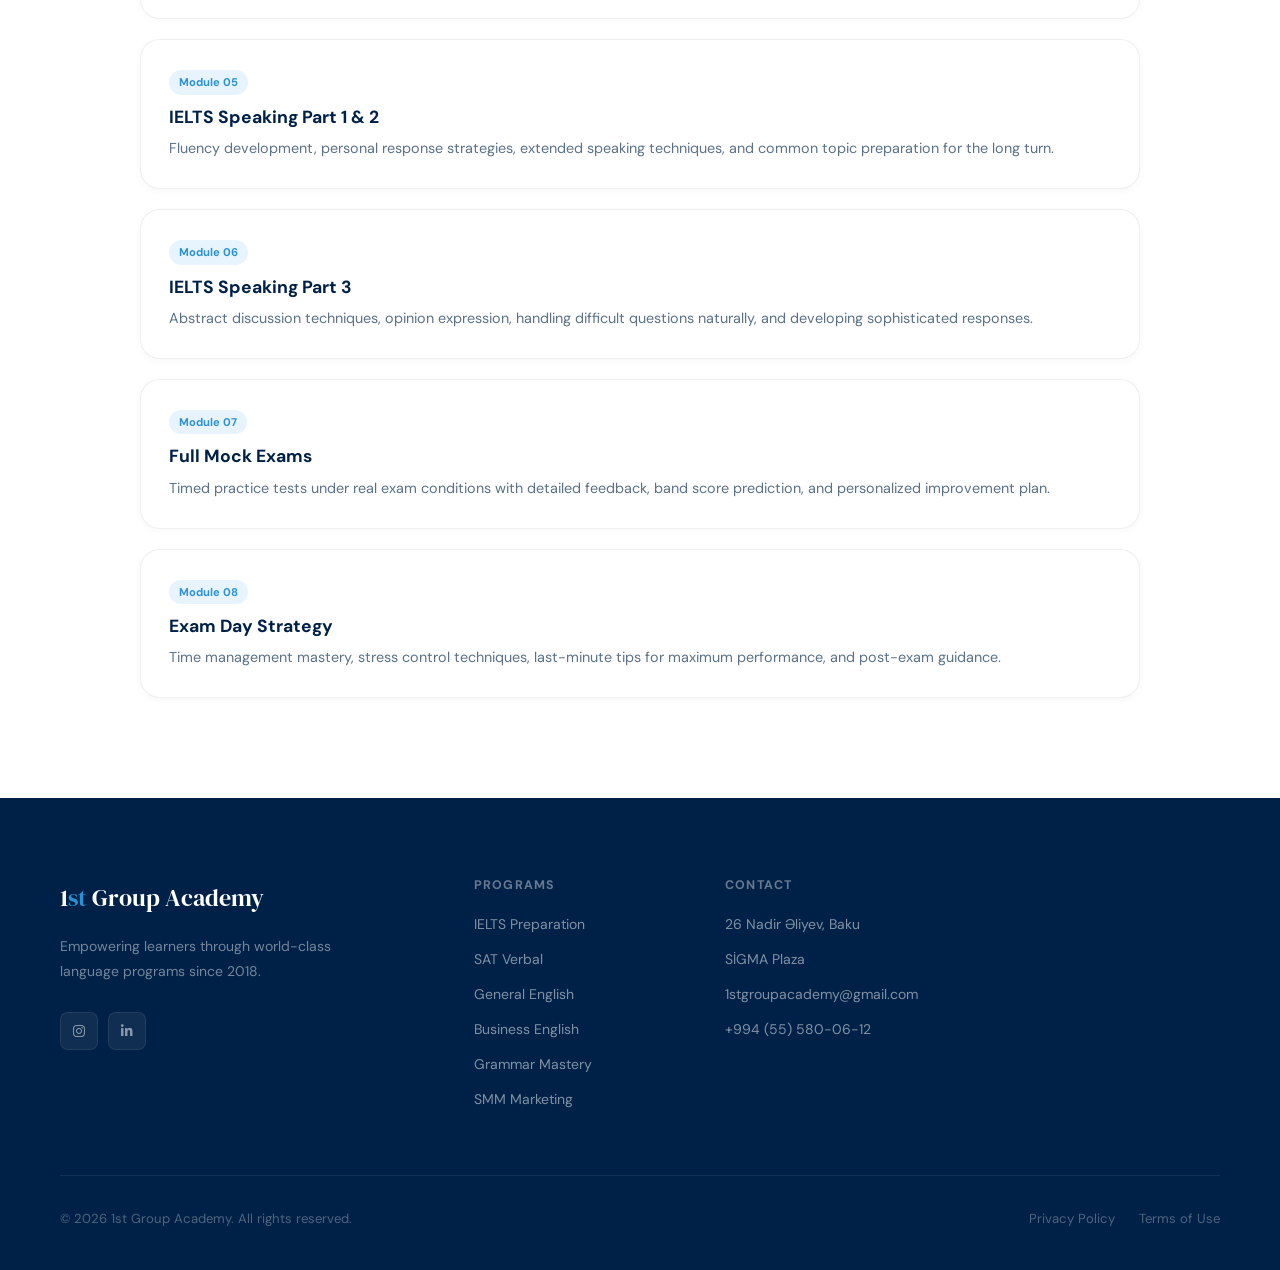
<file: courses/ielts.html>
<!DOCTYPE html>
<html lang="en">

<head>
    <meta charset="UTF-8">
    <meta name="viewport" content="width=device-width, initial-scale=1.0">
    <title>IELTS Preparation - 1st Group Academy</title>
    <link rel="preconnect" href="https://fonts.googleapis.com">
    <link rel="preconnect" href="https://fonts.gstatic.com" crossorigin>
    <link
        href="https://fonts.googleapis.com/css2?family=DM+Sans:opsz,wght@9..40,300;9..40,400;9..40,500;9..40,600;9..40,700;9..40,800&family=DM+Serif+Display:ital@0;1&display=swap"
        rel="stylesheet">
    <link rel="stylesheet" href="https://cdnjs.cloudflare.com/ajax/libs/font-awesome/6.5.0/css/all.min.css">
    <link rel="stylesheet" href="../css/style.css">
    <style>
        .course-hero {
            min-height: 65vh;
            background: linear-gradient(135deg, #002147 0%, #0a2c55 100%);
            display: flex;
            align-items: center;
            padding: 120px 0 80px;
            position: relative;
            overflow: hidden;
        }

        .course-hero::before {
            content: '';
            position: absolute;
            width: 600px;
            height: 600px;
            background: radial-gradient(circle, rgba(43, 145, 209, 0.12) 0%, transparent 70%);
            top: -200px;
            right: -150px;
            pointer-events: none;
        }

        .course-hero::after {
            content: '';
            position: absolute;
            width: 400px;
            height: 400px;
            background: radial-gradient(circle, rgba(43, 145, 209, 0.08) 0%, transparent 70%);
            bottom: -100px;
            left: -100px;
            pointer-events: none;
        }

        .course-hero-content {
            max-width: 1240px;
            margin: 0 auto;
            padding: 0 40px;
            display: grid;
            grid-template-columns: 1.5fr 1fr;
            gap: 60px;
            align-items: center;
            position: relative;
            z-index: 1;
        }

        .course-icon {
            width: 70px;
            height: 70px;
            background: rgba(43, 145, 209, 0.15);
            border-radius: 20px;
            display: flex;
            align-items: center;
            justify-content: center;
            margin-bottom: 24px;
        }

        .course-icon i {
            font-size: 2.2rem;
            color: #2B91D1;
        }

        .course-hero h1 {
            font-size: clamp(2.2rem, 4vw, 3.2rem);
            font-weight: 500;
            font-family: 'DM Serif Display', serif;
            color: white;
            margin-bottom: 20px;
        }

        .level-badge {
            display: inline-block;
            background: #f59e0b;
            color: white;
            font-size: 0.75rem;
            font-weight: 600;
            padding: 4px 14px;
            border-radius: 60px;
            margin-left: 12px;
            vertical-align: middle;
            font-family: 'DM Sans', sans-serif;
        }

        .course-hero p {
            font-size: 1rem;
            color: rgba(255, 255, 255, 0.75);
            line-height: 1.7;
            margin-bottom: 28px;
        }

        .back-link {
            display: inline-flex;
            align-items: center;
            gap: 8px;
            margin-bottom: 24px;
            color: rgba(255, 255, 255, 0.65);
            text-decoration: none;
            font-size: 0.85rem;
            transition: var(--transition);
        }

        .back-link:hover {
            color: #2B91D1;
            transform: translateX(-4px);
        }

        .pill-group {
            display: flex;
            gap: 12px;
            flex-wrap: wrap;
            margin-top: 20px;
        }

        .pill {
            background: rgba(255, 255, 255, 0.08);
            border: 1px solid rgba(255, 255, 255, 0.15);
            backdrop-filter: blur(8px);
            padding: 6px 16px;
            border-radius: 60px;
            font-size: 0.75rem;
            font-weight: 600;
            color: rgba(255, 255, 255, 0.85);
            display: inline-flex;
            align-items: center;
            gap: 6px;
        }

        .course-card-box {
            background: rgba(255, 255, 255, 0.05);
            backdrop-filter: blur(16px);
            border: 1px solid rgba(255, 255, 255, 0.12);
            border-radius: 28px;
            padding: 36px;
        }

        .price-tag {
            font-family: 'DM Serif Display', serif;
            font-size: 2.2rem;
            color: white;
            margin-bottom: 20px;
        }

        .includes-list {
            list-style: none;
            margin: 24px 0;
        }

        .includes-list li {
            padding: 8px 0;
            color: rgba(255, 255, 255, 0.7);
            font-size: 0.88rem;
            display: flex;
            align-items: center;
            gap: 10px;
        }

        .includes-list li i {
            color: #2B91D1;
            font-size: 0.75rem;
        }

        .enroll-btn {
            width: 100%;
            background: #2B91D1;
            color: white;
            border: none;
            padding: 14px 28px;
            border-radius: 14px;
            font-weight: 600;
            cursor: pointer;
            transition: var(--transition);
            font-size: 0.95rem;
        }

        .enroll-btn:hover {
            background: #1a6fa3;
            transform: translateY(-2px);
        }

        .module-list {
            max-width: 1000px;
            margin: 0 auto;
        }

        .module-item {
            background: white;
            border-radius: 20px;
            padding: 28px;
            margin-bottom: 20px;
            border: 1px solid rgba(0, 0, 0, 0.06);
            transition: var(--transition);
            box-shadow: 0 2px 8px rgba(0, 0, 0, 0.03);
        }

        .module-item:hover {
            transform: translateX(8px);
            box-shadow: var(--shadow-md);
            border-color: rgba(43, 145, 209, 0.2);
        }

        .module-item h3 {
            font-family: 'DM Sans', sans-serif;
            font-size: 1.1rem;
            font-weight: 700;
            color: #002147;
            margin-bottom: 10px;
        }

        .module-item p {
            color: #5a7186;
            font-size: 0.9rem;
            line-height: 1.6;
        }

        .module-num {
            display: inline-block;
            background: #e8f4fd;
            color: #2B91D1;
            font-size: 0.7rem;
            font-weight: 700;
            padding: 3px 10px;
            border-radius: 60px;
            margin-bottom: 12px;
        }

        .badge-gold {
            background: #f59e0b !important;
        }

        @media (max-width: 992px) {
            .course-hero-content {
                grid-template-columns: 1fr;
                gap: 40px;
            }

            .course-hero {
                padding: 100px 0 60px;
            }
        }

        @media (max-width: 768px) {
            .course-hero-content {
                padding: 0 24px;
            }

            .module-item {
                padding: 20px;
            }

            .level-badge {
                display: inline-block;
                margin-top: 8px;
                margin-left: 0;
            }

            .course-hero h1 {
                display: flex;
                flex-direction: column;
                gap: 8px;
            }
        }
    </style>
</head>

<body>

    <nav id="navbar">
        <div class="nav-inner">
            <a href="../index.html" class="logo">
                <img src="../images/IMG_3741.JPG.jpeg" alt="1st Group Academy" class="logo-img"
                    onerror="this.style.display='none'">
                <div class="logo-text">1<span>st</span> Group</div>
            </a>
            <ul class="nav-links">
                <li><a href="../index.html#courses" data-translate="nav_courses">Courses</a></li>
                <li><a href="../index.html#contact" class="btn-enroll" data-translate="nav_enroll">Enroll Now</a></li>
            </ul>
            <div class="nav-right">
                <div class="lang-switch">
                    <button class="lang-btn active" data-lang="en">EN</button>
                    <button class="lang-btn" data-lang="az">AZ</button>
                    <button class="lang-btn" data-lang="ru">RU</button>
                </div>
                <button class="hamburger" id="hamburger" aria-label="Menu">
                    <span></span><span></span><span></span>
                </button>
            </div>
        </div>
    </nav>

    <section class="course-hero">
        <div class="course-hero-content">
            <div>
                <a href="../index.html#courses" class="back-link" data-translate="course_back_link">← Back to
                    Courses</a>
                <div class="course-icon"><i class="fas fa-file-alt"></i></div>
                <h1><span data-translate="course_ielts_title">IELTS Preparation</span> <span
                        class="level-badge badge-gold" data-translate="course_ielts_badge">Bestseller</span></h1>
                <p data-translate="course_ielts_subtitle">Strategy-based preparation with real exam simulations,
                    individual feedback, and speaking intensives. Master exam psychology and time management to achieve
                    your target band score.</p>
                <div class="pill-group">
                    <span class="pill" data-translate="course_ielts_duration">12 Weeks</span>
                    <span class="pill" data-translate="course_ielts_modules">8 Modules</span>
                    <span class="pill" data-translate="course_ielts_level">Band 6.5+ Target</span>
                    <span class="pill" data-translate="course_ielts_focus">Speaking Focus</span>
                </div>
            </div>
            <div class="course-card-box">
                <div class="price-tag" data-translate="course_ielts_price">Contact for Pricing</div>
                <ul class="includes-list">
                    <li><i class="fas fa-check-circle"></i> <span data-translate="course_ielts_feature_1">Full IELTS
                            Academic & General Training</span></li>
                    <li><i class="fas fa-check-circle"></i> <span data-translate="course_ielts_feature_2">Weekly mock
                            exams with detailed feedback</span></li>
                    <li><i class="fas fa-check-circle"></i> <span data-translate="course_ielts_feature_3">Individual
                            writing correction service</span></li>
                    <li><i class="fas fa-check-circle"></i> <span data-translate="course_ielts_feature_4">Speaking
                            simulations with expert tutors</span></li>
                    <li><i class="fas fa-check-circle"></i> <span data-translate="course_ielts_feature_5">24/7 learning
                            portal access</span></li>
                    <li><i class="fas fa-check-circle"></i> <span data-translate="course_ielts_feature_6">Digital
                            certificate of completion</span></li>
                </ul>
                <button class="enroll-btn" onclick="window.location.href='../index.html#contact'"
                    data-translate="course_enroll_btn">Enroll Now →</button>
            </div>
        </div>
    </section>

    <div class="container" style="padding: 80px 40px;">
        <div style="text-align: center; margin-bottom: 56px;">
            <div class="section-label" data-translate="course_curriculum_label">Course Curriculum</div>
            <h2 style="font-family: 'DM Serif Display', serif; font-size: 2.2rem;"
                data-translate="course_curriculum_title">What You'll Learn</h2>
        </div>
        <div class="module-list">
            <div class="module-item">
                <div class="module-num">Module 01</div>
                <h3>IELTS Reading Mastery</h3>
                <p>Skimming, scanning, keyword strategy, True/False/Not Given techniques, time management, and handling
                    complex passages with confidence.</p>
            </div>
            <div class="module-item">
                <div class="module-num">Module 02</div>
                <h3>IELTS Listening Strategies</h3>
                <p>Prediction skills, attention control, handling different accents, note-taking techniques, and real
                    Cambridge-style listening practice.</p>
            </div>
            <div class="module-item">
                <div class="module-num">Module 03</div>
                <h3>IELTS Writing Task 1</h3>
                <p>Describing charts, graphs, maps, and processes. Structure, vocabulary, data analysis, and detailed
                    correction with band score feedback.</p>
            </div>
            <div class="module-item">
                <div class="module-num">Module 04</div>
                <h3>IELTS Writing Task 2</h3>
                <p>Essay structure for opinion, discussion, problem-solution essays. Argument development, coherence,
                    and advanced academic vocabulary.</p>
            </div>
            <div class="module-item">
                <div class="module-num">Module 05</div>
                <h3>IELTS Speaking Part 1 & 2</h3>
                <p>Fluency development, personal response strategies, extended speaking techniques, and common topic
                    preparation for the long turn.</p>
            </div>
            <div class="module-item">
                <div class="module-num">Module 06</div>
                <h3>IELTS Speaking Part 3</h3>
                <p>Abstract discussion techniques, opinion expression, handling difficult questions naturally, and
                    developing sophisticated responses.</p>
            </div>
            <div class="module-item">
                <div class="module-num">Module 07</div>
                <h3>Full Mock Exams</h3>
                <p>Timed practice tests under real exam conditions with detailed feedback, band score prediction, and
                    personalized improvement plan.</p>
            </div>
            <div class="module-item">
                <div class="module-num">Module 08</div>
                <h3>Exam Day Strategy</h3>
                <p>Time management mastery, stress control techniques, last-minute tips for maximum performance, and
                    post-exam guidance.</p>
            </div>
        </div>
    </div>

    <footer>
        <div class="container">
            <div class="footer-grid">
                <div class="footer-brand">
                    <div class="footer-logo">1<span>st</span> Group Academy</div>
                    <p data-translate="footer_desc">Empowering learners through world-class language programs since
                        2018.</p>
                    <div class="footer-social">
                        <a href="https://www.instagram.com/1st_group_academy?igsh=MWhiNzJqa3lscnRteA==" aria-label="Instagram"><i class="fab fa-instagram"></i></a>
                        <a href="https://www.linkedin.com/in/togrul-anar-a185a3282/" aria-label="LinkedIn"><i class="fab fa-linkedin-in"></i></a>
                    </div>
                </div>
                <div class="footer-col">
                    <h4 data-translate="footer_programs">Programs</h4>
                    <ul>
                        <li><a href="ielts.html" data-translate="footer_ielts">IELTS Preparation</a></li>
                        <li><a href="sat.html" data-translate="footer_sat">SAT Verbal</a></li>
                        <li><a href="general-english.html" data-translate="footer_ge">General English</a></li>
                        <li><a href="business-english.html" data-translate="footer_be">Business English</a></li>
                        <li><a href="grammar.html" data-translate="footer_grammar">Grammar Mastery</a></li>
                        <li><a href="smm.html" data-translate="footer_smm">SMM Marketing</a></li>
                    </ul>
                </div>
                <div class="footer-col">
                    <h4 data-translate="footer_contact_title">Contact</h4>
                    <ul>
                        <li>26 Nadir Əliyev, Baku</li>
                        <li>SİGMA Plaza</li>
                        <li><a href="mailto:1stgroupacademy@gmail.com">1stgroupacademy@gmail.com</a></li>
                        <li>+994 (55) 580-06-12</li>
                    </ul>
                </div>
            </div>
            <div class="footer-bottom">
                <span>© 2026 1st Group Academy. All rights reserved.</span>
                <span class="footer-bottom-links">
                    <a href="#">Privacy Policy</a>
                    <a href="#">Terms of Use</a>
                </span>
            </div>
        </div>
    </footer>

    <button id="backTop" aria-label="Back to top">
        <i class="fas fa-chevron-up"></i>
    </button>

    <script src="../js/script.js"></script>
    <script src="../js/translations.js"></script>
</body>

</html>
</file>
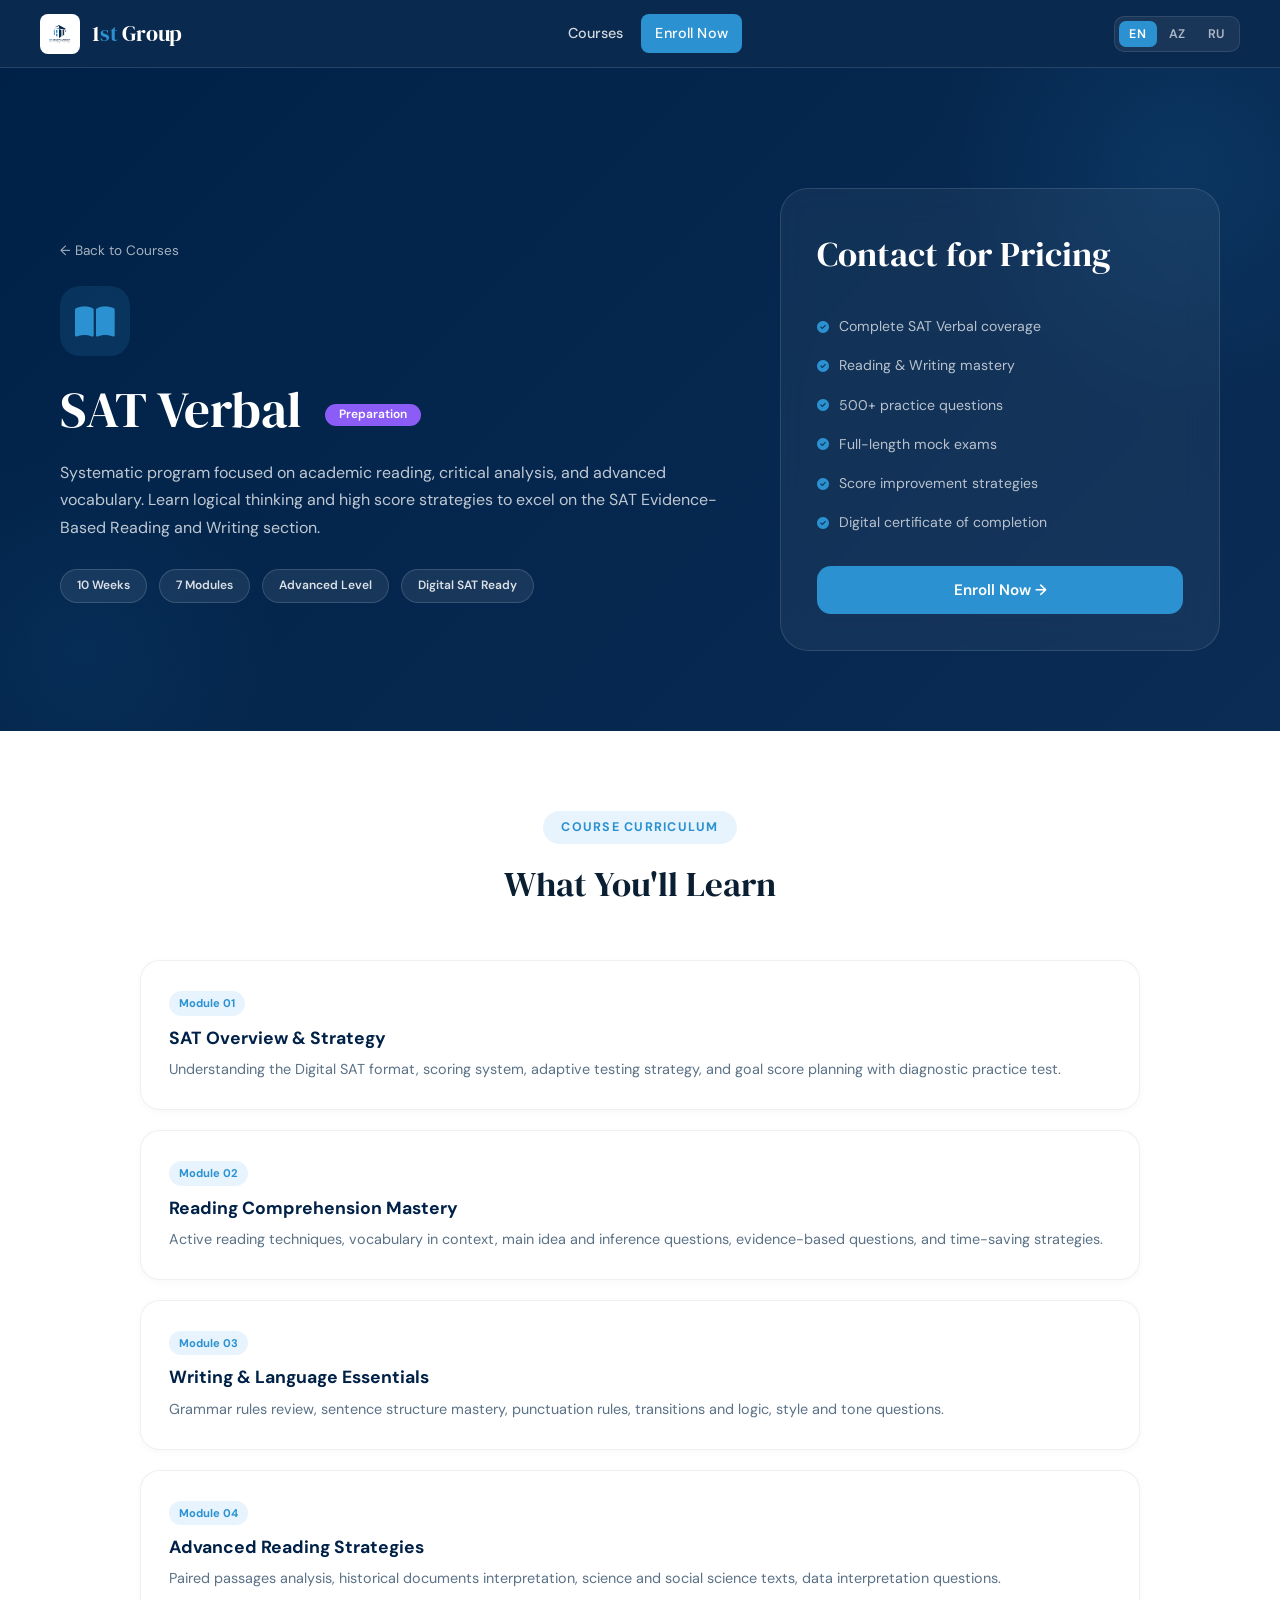
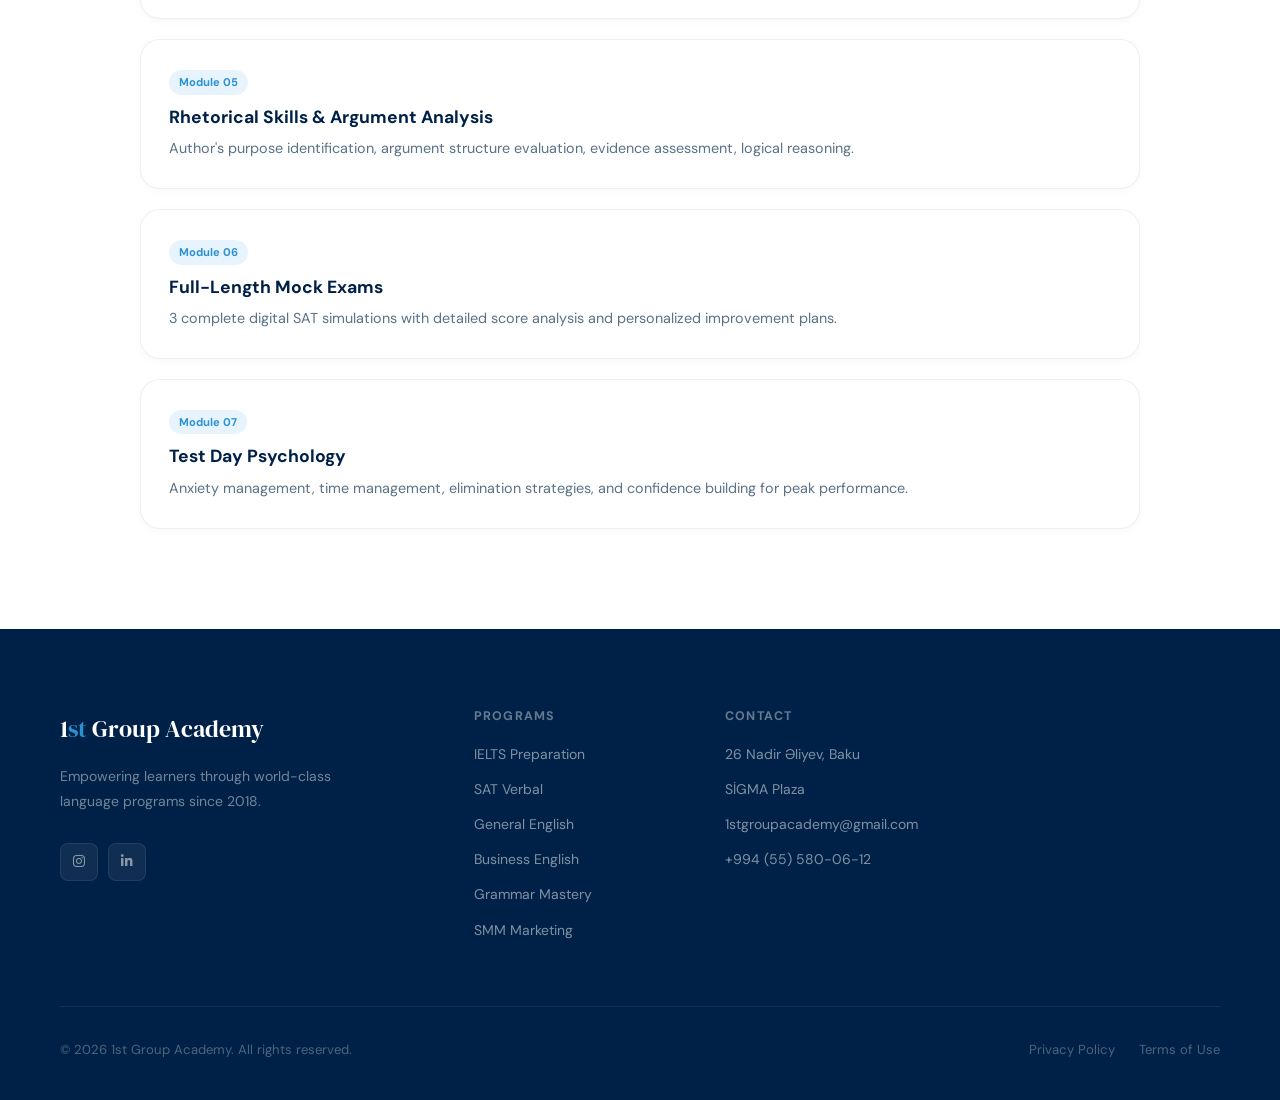
<file: courses/sat.html>
<!DOCTYPE html>
<html lang="en">

<head>
    <meta charset="UTF-8">
    <meta name="viewport" content="width=device-width, initial-scale=1.0">
    <title>SAT Verbal Preparation - 1st Group Academy</title>
    <link rel="preconnect" href="https://fonts.googleapis.com">
    <link rel="preconnect" href="https://fonts.gstatic.com" crossorigin>
    <link
        href="https://fonts.googleapis.com/css2?family=DM+Sans:opsz,wght@9..40,300;9..40,400;9..40,500;9..40,600;9..40,700;9..40,800&family=DM+Serif+Display:ital@0;1&display=swap"
        rel="stylesheet">
    <link rel="stylesheet" href="https://cdnjs.cloudflare.com/ajax/libs/font-awesome/6.5.0/css/all.min.css">
    <link rel="stylesheet" href="../css/style.css">
    <style>
        .course-hero {
            min-height: 65vh;
            background: linear-gradient(135deg, #002147 0%, #0a2c55 100%);
            display: flex;
            align-items: center;
            padding: 120px 0 80px;
            position: relative;
            overflow: hidden;
        }

        .course-hero::before {
            content: '';
            position: absolute;
            width: 500px;
            height: 500px;
            background: radial-gradient(circle, rgba(43, 145, 209, 0.12) 0%, transparent 70%);
            top: -150px;
            right: -150px;
            pointer-events: none;
        }

        .course-hero::after {
            content: '';
            position: absolute;
            width: 400px;
            height: 400px;
            background: radial-gradient(circle, rgba(43, 145, 209, 0.08) 0%, transparent 70%);
            bottom: -120px;
            left: -120px;
            pointer-events: none;
        }

        .course-hero-content {
            max-width: 1240px;
            margin: 0 auto;
            padding: 0 40px;
            display: grid;
            grid-template-columns: 1.5fr 1fr;
            gap: 60px;
            align-items: center;
            position: relative;
            z-index: 1;
        }

        .course-icon {
            width: 70px;
            height: 70px;
            background: rgba(43, 145, 209, 0.15);
            border-radius: 20px;
            display: flex;
            align-items: center;
            justify-content: center;
            margin-bottom: 24px;
        }

        .course-icon i {
            font-size: 2.2rem;
            color: #2B91D1;
        }

        .course-hero h1 {
            font-size: clamp(2.2rem, 4vw, 3.2rem);
            font-weight: 500;
            font-family: 'DM Serif Display', serif;
            color: white;
            margin-bottom: 20px;
        }

        .level-badge {
            display: inline-block;
            background: #8b5cf6;
            color: white;
            font-size: 0.75rem;
            font-weight: 600;
            padding: 4px 14px;
            border-radius: 60px;
            margin-left: 12px;
            vertical-align: middle;
            font-family: 'DM Sans', sans-serif;
        }

        .course-hero p {
            font-size: 1rem;
            color: rgba(255, 255, 255, 0.75);
            line-height: 1.7;
            margin-bottom: 28px;
        }

        .back-link {
            display: inline-flex;
            align-items: center;
            gap: 8px;
            margin-bottom: 24px;
            color: rgba(255, 255, 255, 0.65);
            text-decoration: none;
            font-size: 0.85rem;
            transition: var(--transition);
        }

        .back-link:hover {
            color: #2B91D1;
            transform: translateX(-4px);
        }

        .pill-group {
            display: flex;
            gap: 12px;
            flex-wrap: wrap;
            margin-top: 20px;
        }

        .pill {
            background: rgba(255, 255, 255, 0.08);
            border: 1px solid rgba(255, 255, 255, 0.15);
            backdrop-filter: blur(8px);
            padding: 6px 16px;
            border-radius: 60px;
            font-size: 0.75rem;
            font-weight: 600;
            color: rgba(255, 255, 255, 0.85);
            display: inline-flex;
            align-items: center;
            gap: 6px;
        }

        .course-card-box {
            background: rgba(255, 255, 255, 0.05);
            backdrop-filter: blur(16px);
            border: 1px solid rgba(255, 255, 255, 0.12);
            border-radius: 28px;
            padding: 36px;
        }

        .price-tag {
            font-family: 'DM Serif Display', serif;
            font-size: 2.2rem;
            color: white;
            margin-bottom: 20px;
        }

        .includes-list {
            list-style: none;
            margin: 24px 0;
        }

        .includes-list li {
            padding: 8px 0;
            color: rgba(255, 255, 255, 0.7);
            font-size: 0.88rem;
            display: flex;
            align-items: center;
            gap: 10px;
        }

        .includes-list li i {
            color: #2B91D1;
            font-size: 0.75rem;
        }

        .enroll-btn {
            width: 100%;
            background: #2B91D1;
            color: white;
            border: none;
            padding: 14px 28px;
            border-radius: 14px;
            font-weight: 600;
            cursor: pointer;
            transition: var(--transition);
            font-size: 0.95rem;
        }

        .enroll-btn:hover {
            background: #1a6fa3;
            transform: translateY(-2px);
        }

        .module-list {
            max-width: 1000px;
            margin: 0 auto;
        }

        .module-item {
            background: white;
            border-radius: 20px;
            padding: 28px;
            margin-bottom: 20px;
            border: 1px solid rgba(0, 0, 0, 0.06);
            transition: var(--transition);
            box-shadow: 0 2px 8px rgba(0, 0, 0, 0.03);
        }

        .module-item:hover {
            transform: translateX(8px);
            box-shadow: var(--shadow-md);
            border-color: rgba(43, 145, 209, 0.2);
        }

        .module-item h3 {
            font-family: 'DM Sans', sans-serif;
            font-size: 1.1rem;
            font-weight: 700;
            color: #002147;
            margin-bottom: 10px;
        }

        .module-item p {
            color: #5a7186;
            font-size: 0.9rem;
            line-height: 1.6;
        }

        .module-num {
            display: inline-block;
            background: #e8f4fd;
            color: #2B91D1;
            font-size: 0.7rem;
            font-weight: 700;
            padding: 3px 10px;
            border-radius: 60px;
            margin-bottom: 12px;
        }

        .badge-purple {
            background: #8b5cf6 !important;
        }

        @media (max-width: 992px) {
            .course-hero-content {
                grid-template-columns: 1fr;
                gap: 40px;
            }

            .course-hero {
                padding: 100px 0 60px;
            }
        }

        @media (max-width: 768px) {
            .course-hero-content {
                padding: 0 24px;
            }

            .module-item {
                padding: 20px;
            }

            .level-badge {
                display: inline-block;
                margin-top: 8px;
                margin-left: 0;
            }

            .course-hero h1 {
                display: flex;
                flex-direction: column;
                gap: 8px;
            }
        }
    </style>
</head>

<body>

    <nav id="navbar">
        <div class="nav-inner">
            <a href="../index.html" class="logo">
                <img src="../images/IMG_3741.JPG.jpeg" alt="1st Group Academy" class="logo-img"
                    onerror="this.style.display='none'">
                <div class="logo-text">1<span>st</span> Group</div>
            </a>
            <ul class="nav-links">
                <li><a href="../index.html#courses" data-translate="nav_courses">Courses</a></li>
                <li><a href="../index.html#contact" class="btn-enroll" data-translate="nav_enroll">Enroll Now</a></li>
            </ul>
            <div class="nav-right">
                <div class="lang-switch">
                    <button class="lang-btn active" data-lang="en">EN</button>
                    <button class="lang-btn" data-lang="az">AZ</button>
                    <button class="lang-btn" data-lang="ru">RU</button>
                </div>
                <button class="hamburger" id="hamburger"><span></span><span></span><span></span></button>
            </div>
        </div>
    </nav>

    <section class="course-hero">
        <div class="course-hero-content">
            <div>
                <a href="../index.html#courses" class="back-link" data-translate="course_back_link">← Back to
                    Courses</a>
                <div class="course-icon"><i class="fas fa-book-open"></i></div>
                <h1><span data-translate="course_sat_title">SAT Verbal</span> <span class="level-badge badge-purple"
                        data-translate="course_sat_badge">Preparation</span></h1>
                <p data-translate="course_sat_subtitle">Systematic program focused on academic reading, critical
                    analysis, and advanced vocabulary. Learn logical thinking and high score strategies to excel on the
                    SAT Evidence-Based Reading and Writing section.</p>
                <div class="pill-group">
                    <span class="pill" data-translate="course_sat_duration">10 Weeks</span>
                    <span class="pill" data-translate="course_sat_modules">7 Modules</span>
                    <span class="pill" data-translate="course_sat_level">Advanced Level</span>
                    <span class="pill" data-translate="course_sat_focus">Digital SAT Ready</span>
                </div>
            </div>
            <div class="course-card-box">
                <div class="price-tag" data-translate="course_sat_price">Contact for Pricing</div>
                <ul class="includes-list">
                    <li><i class="fas fa-check-circle"></i> <span data-translate="course_sat_feature_1">Complete SAT
                            Verbal coverage</span></li>
                    <li><i class="fas fa-check-circle"></i> <span data-translate="course_sat_feature_2">Reading &
                            Writing mastery</span></li>
                    <li><i class="fas fa-check-circle"></i> <span data-translate="course_sat_feature_3">500+ practice
                            questions</span></li>
                    <li><i class="fas fa-check-circle"></i> <span data-translate="course_sat_feature_4">Full-length mock
                            exams</span></li>
                    <li><i class="fas fa-check-circle"></i> <span data-translate="course_sat_feature_5">Score
                            improvement strategies</span></li>
                    <li><i class="fas fa-check-circle"></i> <span data-translate="course_sat_feature_6">Digital
                            certificate of completion</span></li>
                </ul>
                <button class="enroll-btn" onclick="window.location.href='../index.html#contact'"
                    data-translate="course_enroll_btn">Enroll Now →</button>
            </div>
        </div>
    </section>

    <div class="container" style="padding: 80px 40px;">
        <div style="text-align: center; margin-bottom: 56px;">
            <div class="section-label" data-translate="course_curriculum_label">Course Curriculum</div>
            <h2 style="font-family: 'DM Serif Display', serif; font-size: 2.2rem;"
                data-translate="course_curriculum_title">What You'll Learn</h2>
        </div>
        <div class="module-list">
            <div class="module-item">
                <div class="module-num">Module 01</div>
                <h3>SAT Overview & Strategy</h3>
                <p>Understanding the Digital SAT format, scoring system, adaptive testing strategy, and goal score
                    planning with diagnostic practice test.</p>
            </div>
            <div class="module-item">
                <div class="module-num">Module 02</div>
                <h3>Reading Comprehension Mastery</h3>
                <p>Active reading techniques, vocabulary in context, main idea and inference questions, evidence-based
                    questions, and time-saving strategies.</p>
            </div>
            <div class="module-item">
                <div class="module-num">Module 03</div>
                <h3>Writing & Language Essentials</h3>
                <p>Grammar rules review, sentence structure mastery, punctuation rules, transitions and logic, style and
                    tone questions.</p>
            </div>
            <div class="module-item">
                <div class="module-num">Module 04</div>
                <h3>Advanced Reading Strategies</h3>
                <p>Paired passages analysis, historical documents interpretation, science and social science texts, data
                    interpretation questions.</p>
            </div>
            <div class="module-item">
                <div class="module-num">Module 05</div>
                <h3>Rhetorical Skills & Argument Analysis</h3>
                <p>Author's purpose identification, argument structure evaluation, evidence assessment, logical
                    reasoning.</p>
            </div>
            <div class="module-item">
                <div class="module-num">Module 06</div>
                <h3>Full-Length Mock Exams</h3>
                <p>3 complete digital SAT simulations with detailed score analysis and personalized improvement plans.
                </p>
            </div>
            <div class="module-item">
                <div class="module-num">Module 07</div>
                <h3>Test Day Psychology</h3>
                <p>Anxiety management, time management, elimination strategies, and confidence building for peak
                    performance.</p>
            </div>
        </div>
    </div>

    <footer>
        <div class="container">
            <div class="footer-grid">
                <div class="footer-brand">
                    <div class="footer-logo">1<span>st</span> Group Academy</div>
                    <p data-translate="footer_desc">Empowering learners through world-class language programs since
                        2018.</p>
                    <div class="footer-social">
                        <a href="https://www.instagram.com/1st_group_academy?igsh=MWhiNzJqa3lscnRteA=="><i class="fab fa-instagram"></i></a>
                        <a href="https://www.linkedin.com/in/togrul-anar-a185a3282/"><i class="fab fa-linkedin-in"></i></a>
                    </div>
                </div>
                <div class="footer-col">
                    <h4 data-translate="footer_programs">Programs</h4>
                    <ul>
                        <li><a href="ielts.html" data-translate="footer_ielts">IELTS Preparation</a></li>
                        <li><a href="sat.html" data-translate="footer_sat">SAT Verbal</a></li>
                        <li><a href="general-english.html" data-translate="footer_ge">General English</a></li>
                        <li><a href="business-english.html" data-translate="footer_be">Business English</a></li>
                        <li><a href="grammar.html" data-translate="footer_grammar">Grammar Mastery</a></li>
                        <li><a href="smm.html" data-translate="footer_smm">SMM Marketing</a></li>
                    </ul>
                </div>
                <div class="footer-col">
                    <h4 data-translate="footer_contact_title">Contact</h4>
                    <ul>
                        <li>26 Nadir Əliyev, Baku</li>
                        <li>SİGMA Plaza</li>
                        <li><a href="mailto:1stgroupacademy@gmail.com">1stgroupacademy@gmail.com</a></li>
                        <li>+994 (55) 580-06-12</li>
                    </ul>
                </div>
            </div>
            <div class="footer-bottom"><span>© 2026 1st Group Academy. All rights reserved.</span><span
                    class="footer-bottom-links"><a href="#">Privacy Policy</a><a href="#">Terms of Use</a></span></div>
        </div>
    </footer>
    <button id="backTop"><i class="fas fa-chevron-up"></i></button>
    <script src="../js/script.js"></script>
    <script src="../js/translations.js"></script>
</body>

</html>
</file>
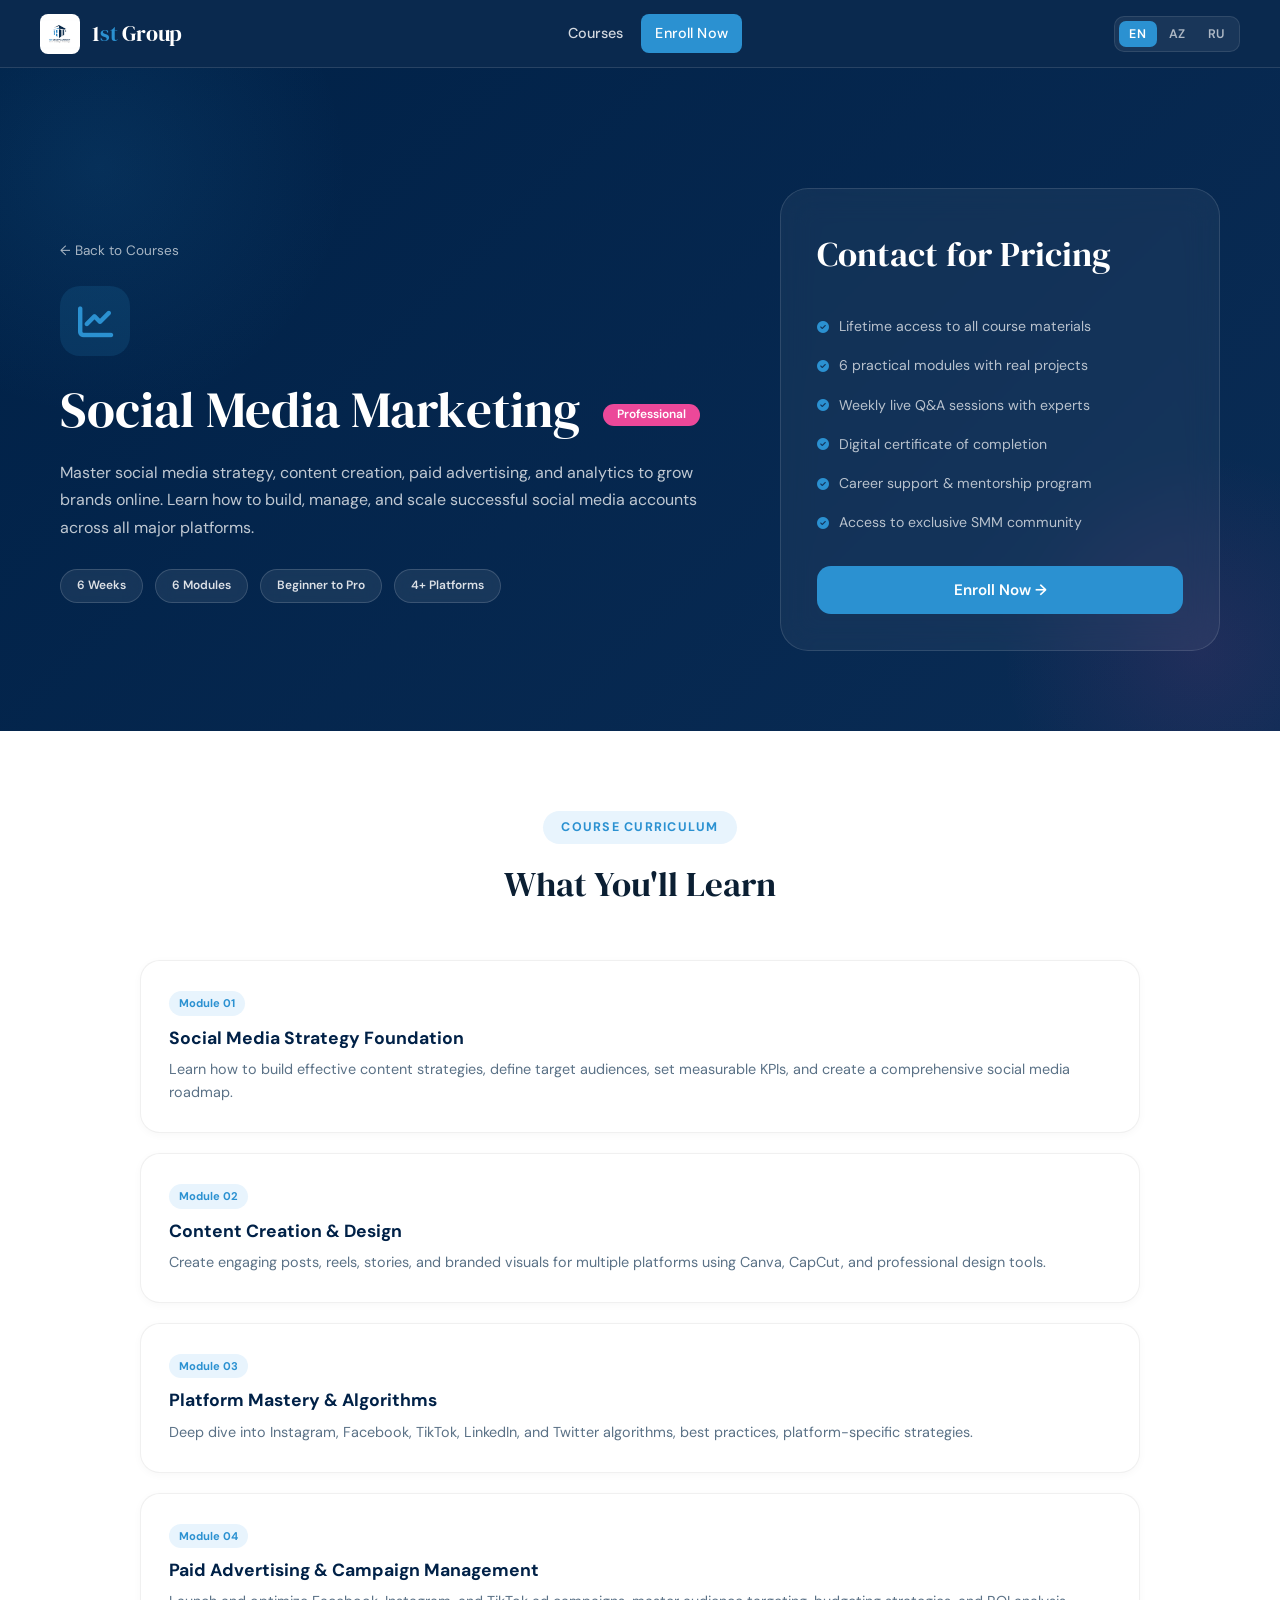
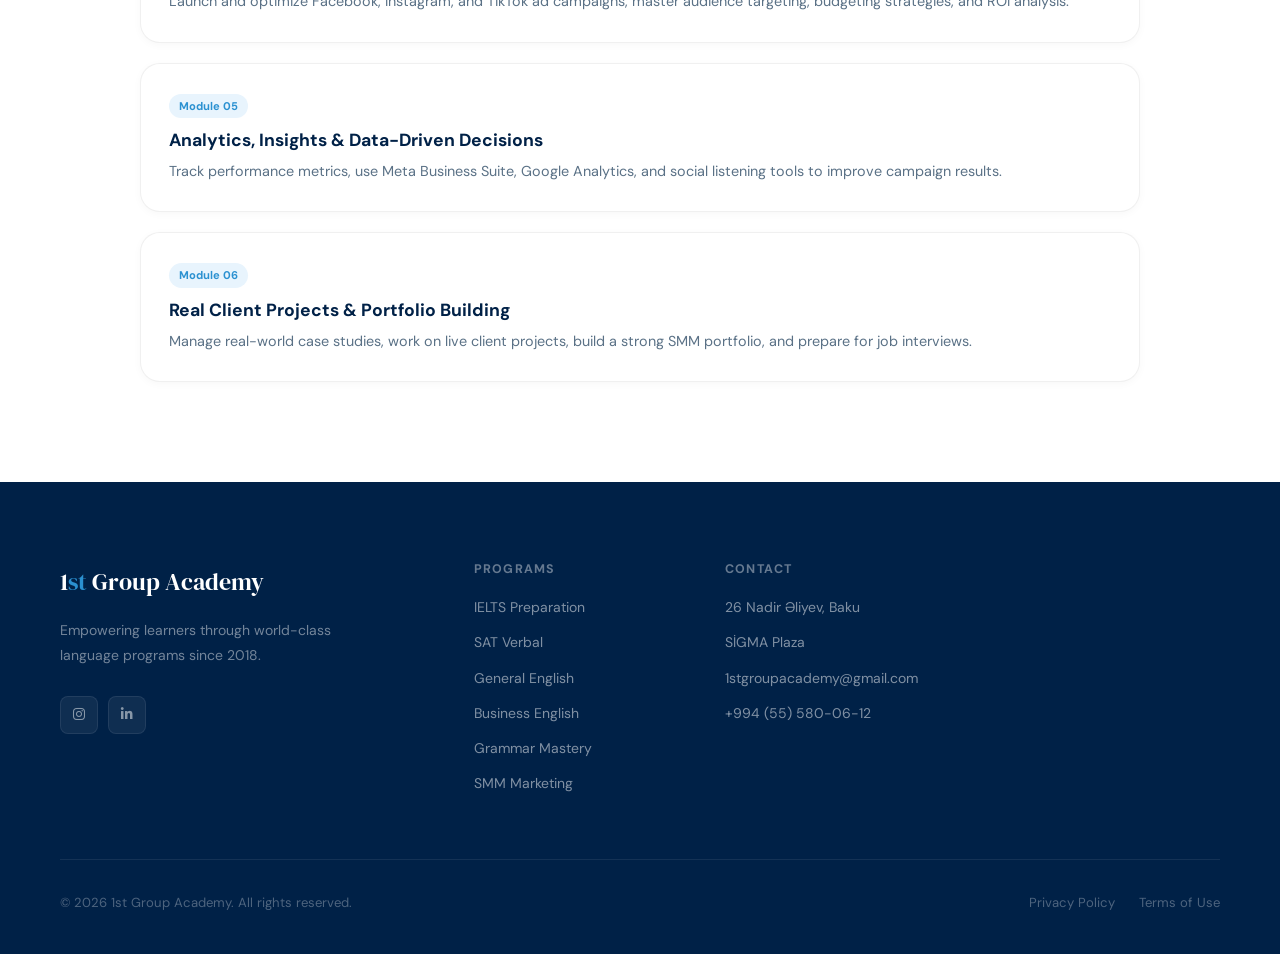
<file: courses/smm.html>
<!DOCTYPE html>
<html lang="en">

<head>
    <meta charset="UTF-8">
    <meta name="viewport" content="width=device-width, initial-scale=1.0">
    <title>SMM Marketing - 1st Group Academy</title>
    <link rel="preconnect" href="https://fonts.googleapis.com">
    <link rel="preconnect" href="https://fonts.gstatic.com" crossorigin>
    <link
        href="https://fonts.googleapis.com/css2?family=DM+Sans:opsz,wght@9..40,300;9..40,400;9..40,500;9..40,600;9..40,700;9..40,800&family=DM+Serif+Display:ital@0;1&display=swap"
        rel="stylesheet">
    <link rel="stylesheet" href="https://cdnjs.cloudflare.com/ajax/libs/font-awesome/6.5.0/css/all.min.css">
    <link rel="stylesheet" href="../css/style.css">
    <style>
        .course-hero {
            min-height: 65vh;
            background: linear-gradient(135deg, #002147 0%, #0a2c55 100%);
            display: flex;
            align-items: center;
            padding: 120px 0 80px;
            position: relative;
            overflow: hidden;
        }

        .course-hero::before {
            content: '';
            position: absolute;
            width: 500px;
            height: 500px;
            background: radial-gradient(circle, rgba(43, 145, 209, 0.12) 0%, transparent 70%);
            top: -150px;
            left: -150px;
            pointer-events: none;
        }

        .course-hero::after {
            content: '';
            position: absolute;
            width: 400px;
            height: 400px;
            background: radial-gradient(circle, rgba(236, 72, 153, 0.1) 0%, transparent 70%);
            bottom: -120px;
            right: -120px;
            pointer-events: none;
        }

        .course-hero-content {
            max-width: 1240px;
            margin: 0 auto;
            padding: 0 40px;
            display: grid;
            grid-template-columns: 1.5fr 1fr;
            gap: 60px;
            align-items: center;
            position: relative;
            z-index: 1;
        }

        .course-icon {
            width: 70px;
            height: 70px;
            background: rgba(43, 145, 209, 0.15);
            border-radius: 20px;
            display: flex;
            align-items: center;
            justify-content: center;
            margin-bottom: 24px;
        }

        .course-icon i {
            font-size: 2.2rem;
            color: #2B91D1;
        }

        .course-hero h1 {
            font-size: clamp(2.2rem, 4vw, 3.2rem);
            font-weight: 500;
            font-family: 'DM Serif Display', serif;
            color: white;
            margin-bottom: 20px;
        }

        .level-badge {
            display: inline-block;
            background: #ec4899;
            color: white;
            font-size: 0.75rem;
            font-weight: 600;
            padding: 4px 14px;
            border-radius: 60px;
            margin-left: 12px;
            vertical-align: middle;
            font-family: 'DM Sans', sans-serif;
        }

        .course-hero p {
            font-size: 1rem;
            color: rgba(255, 255, 255, 0.75);
            line-height: 1.7;
            margin-bottom: 28px;
        }

        .back-link {
            display: inline-flex;
            align-items: center;
            gap: 8px;
            margin-bottom: 24px;
            color: rgba(255, 255, 255, 0.65);
            text-decoration: none;
            font-size: 0.85rem;
            transition: var(--transition);
        }

        .back-link:hover {
            color: #2B91D1;
            transform: translateX(-4px);
        }

        .pill-group {
            display: flex;
            gap: 12px;
            flex-wrap: wrap;
            margin-top: 20px;
        }

        .pill {
            background: rgba(255, 255, 255, 0.08);
            border: 1px solid rgba(255, 255, 255, 0.15);
            backdrop-filter: blur(8px);
            padding: 6px 16px;
            border-radius: 60px;
            font-size: 0.75rem;
            font-weight: 600;
            color: rgba(255, 255, 255, 0.85);
            display: inline-flex;
            align-items: center;
            gap: 6px;
        }

        .course-card-box {
            background: rgba(255, 255, 255, 0.05);
            backdrop-filter: blur(16px);
            border: 1px solid rgba(255, 255, 255, 0.12);
            border-radius: 28px;
            padding: 36px;
        }

        .price-tag {
            font-family: 'DM Serif Display', serif;
            font-size: 2.2rem;
            color: white;
            margin-bottom: 20px;
        }

        .includes-list {
            list-style: none;
            margin: 24px 0;
        }

        .includes-list li {
            padding: 8px 0;
            color: rgba(255, 255, 255, 0.7);
            font-size: 0.88rem;
            display: flex;
            align-items: center;
            gap: 10px;
        }

        .includes-list li i {
            color: #2B91D1;
            font-size: 0.75rem;
        }

        .enroll-btn {
            width: 100%;
            background: #2B91D1;
            color: white;
            border: none;
            padding: 14px 28px;
            border-radius: 14px;
            font-weight: 600;
            cursor: pointer;
            transition: var(--transition);
            font-size: 0.95rem;
        }

        .enroll-btn:hover {
            background: #1a6fa3;
            transform: translateY(-2px);
        }

        .module-list {
            max-width: 1000px;
            margin: 0 auto;
        }

        .module-item {
            background: white;
            border-radius: 20px;
            padding: 28px;
            margin-bottom: 20px;
            border: 1px solid rgba(0, 0, 0, 0.06);
            transition: var(--transition);
            box-shadow: 0 2px 8px rgba(0, 0, 0, 0.03);
        }

        .module-item:hover {
            transform: translateX(8px);
            box-shadow: var(--shadow-md);
            border-color: rgba(43, 145, 209, 0.2);
        }

        .module-item h3 {
            font-family: 'DM Sans', sans-serif;
            font-size: 1.1rem;
            font-weight: 700;
            color: #002147;
            margin-bottom: 10px;
        }

        .module-item p {
            color: #5a7186;
            font-size: 0.9rem;
            line-height: 1.6;
        }

        .module-num {
            display: inline-block;
            background: #e8f4fd;
            color: #2B91D1;
            font-size: 0.7rem;
            font-weight: 700;
            padding: 3px 10px;
            border-radius: 60px;
            margin-bottom: 12px;
        }

        .badge-pink {
            background: #ec4899 !important;
        }

        @media (max-width: 992px) {
            .course-hero-content {
                grid-template-columns: 1fr;
                gap: 40px;
            }

            .course-hero {
                padding: 100px 0 60px;
            }
        }

        @media (max-width: 768px) {
            .course-hero-content {
                padding: 0 24px;
            }

            .module-item {
                padding: 20px;
            }

            .level-badge {
                display: inline-block;
                margin-top: 8px;
                margin-left: 0;
            }

            .course-hero h1 {
                display: flex;
                flex-direction: column;
                gap: 8px;
            }
        }
    </style>
</head>

<body>

    <nav id="navbar">
        <div class="nav-inner">
            <a href="../index.html" class="logo">
                <img src="../images/IMG_3741.JPG.jpeg" alt="1st Group Academy" class="logo-img"
                    onerror="this.style.display='none'">
                <div class="logo-text">1<span>st</span> Group</div>
            </a>
            <ul class="nav-links">
                <li><a href="../index.html#courses" data-translate="nav_courses">Courses</a></li>
                <li><a href="../index.html#contact" class="btn-enroll" data-translate="nav_enroll">Enroll Now</a></li>
            </ul>
            <div class="nav-right">
                <div class="lang-switch">
                    <button class="lang-btn active" data-lang="en">EN</button>
                    <button class="lang-btn" data-lang="az">AZ</button>
                    <button class="lang-btn" data-lang="ru">RU</button>
                </div>
                <button class="hamburger" id="hamburger"><span></span><span></span><span></span></button>
            </div>
        </div>
    </nav>

    <section class="course-hero">
        <div class="course-hero-content">
            <div>
                <a href="../index.html#courses" class="back-link" data-translate="course_back_link">← Back to
                    Courses</a>
                <div class="course-icon"><i class="fas fa-chart-line"></i></div>
                <h1><span data-translate="course_smm_title">Social Media Marketing</span> <span
                        class="level-badge badge-pink" data-translate="course_smm_badge">Professional</span></h1>
                <p data-translate="course_smm_subtitle">Master social media strategy, content creation, paid
                    advertising, and analytics to grow brands online. Learn how to build, manage, and scale successful
                    social media accounts across all major platforms.</p>
                <div class="pill-group">
                    <span class="pill" data-translate="course_smm_duration">6 Weeks</span>
                    <span class="pill" data-translate="course_smm_modules">6 Modules</span>
                    <span class="pill" data-translate="course_smm_level">Beginner to Pro</span>
                    <span class="pill" data-translate="course_smm_focus">4+ Platforms</span>
                </div>
            </div>
            <div class="course-card-box">
                <div class="price-tag" data-translate="course_smm_price">Contact for Pricing</div>
                <ul class="includes-list">
                    <li><i class="fas fa-check-circle"></i> <span data-translate="course_smm_feature_1">Lifetime access
                            to all course materials</span></li>
                    <li><i class="fas fa-check-circle"></i> <span data-translate="course_smm_feature_2">6 practical
                            modules with real projects</span></li>
                    <li><i class="fas fa-check-circle"></i> <span data-translate="course_smm_feature_3">Weekly live Q&A
                            sessions with experts</span></li>
                    <li><i class="fas fa-check-circle"></i> <span data-translate="course_smm_feature_4">Digital
                            certificate of completion</span></li>
                    <li><i class="fas fa-check-circle"></i> <span data-translate="course_smm_feature_5">Career support &
                            mentorship program</span></li>
                    <li><i class="fas fa-check-circle"></i> <span data-translate="course_smm_feature_6">Access to
                            exclusive SMM community</span></li>
                </ul>
                <button class="enroll-btn" onclick="window.location.href='../index.html#contact'"
                    data-translate="course_enroll_btn">Enroll Now →</button>
            </div>
        </div>
    </section>

    <div class="container" style="padding: 80px 40px;">
        <div style="text-align: center; margin-bottom: 56px;">
            <div class="section-label" data-translate="course_curriculum_label">Course Curriculum</div>
            <h2 style="font-family: 'DM Serif Display', serif; font-size: 2.2rem;"
                data-translate="course_curriculum_title">What You'll Learn</h2>
        </div>
        <div class="module-list">
            <div class="module-item">
                <div class="module-num">Module 01</div>
                <h3>Social Media Strategy Foundation</h3>
                <p>Learn how to build effective content strategies, define target audiences, set measurable KPIs, and
                    create a comprehensive social media roadmap.</p>
            </div>
            <div class="module-item">
                <div class="module-num">Module 02</div>
                <h3>Content Creation & Design</h3>
                <p>Create engaging posts, reels, stories, and branded visuals for multiple platforms using Canva,
                    CapCut, and professional design tools.</p>
            </div>
            <div class="module-item">
                <div class="module-num">Module 03</div>
                <h3>Platform Mastery & Algorithms</h3>
                <p>Deep dive into Instagram, Facebook, TikTok, LinkedIn, and Twitter algorithms, best practices,
                    platform-specific strategies.</p>
            </div>
            <div class="module-item">
                <div class="module-num">Module 04</div>
                <h3>Paid Advertising & Campaign Management</h3>
                <p>Launch and optimize Facebook, Instagram, and TikTok ad campaigns, master audience targeting,
                    budgeting strategies, and ROI analysis.</p>
            </div>
            <div class="module-item">
                <div class="module-num">Module 05</div>
                <h3>Analytics, Insights & Data-Driven Decisions</h3>
                <p>Track performance metrics, use Meta Business Suite, Google Analytics, and social listening tools to
                    improve campaign results.</p>
            </div>
            <div class="module-item">
                <div class="module-num">Module 06</div>
                <h3>Real Client Projects & Portfolio Building</h3>
                <p>Manage real-world case studies, work on live client projects, build a strong SMM portfolio, and
                    prepare for job interviews.</p>
            </div>
        </div>
    </div>

    <footer>
        <div class="container">
            <div class="footer-grid">
                <div class="footer-brand">
                    <div class="footer-logo">1<span>st</span> Group Academy</div>
                    <p data-translate="footer_desc">Empowering learners through world-class language programs since
                        2018.</p>
                    <div class="footer-social">
                        <a href="https://www.instagram.com/1st_group_academy?igsh=MWhiNzJqa3lscnRteA=="><i class="fab fa-instagram"></i></a>
                        <a href="https://www.linkedin.com/in/togrul-anar-a185a3282/"><i class="fab fa-linkedin-in"></i></a>
                    </div>
                </div>
                <div class="footer-col">
                    <h4 data-translate="footer_programs">Programs</h4>
                    <ul>
                        <li><a href="ielts.html" data-translate="footer_ielts">IELTS Preparation</a></li>
                        <li><a href="sat.html" data-translate="footer_sat">SAT Verbal</a></li>
                        <li><a href="general-english.html" data-translate="footer_ge">General English</a></li>
                        <li><a href="business-english.html" data-translate="footer_be">Business English</a></li>
                        <li><a href="grammar.html" data-translate="footer_grammar">Grammar Mastery</a></li>
                        <li><a href="smm.html" data-translate="footer_smm">SMM Marketing</a></li>
                    </ul>
                </div>
                <div class="footer-col">
                    <h4 data-translate="footer_contact_title">Contact</h4>
                    <ul>
                        <li>26 Nadir Əliyev, Baku</li>
                        <li>SİGMA Plaza</li>
                        <li><a href="mailto:1stgroupacademy@gmail.com">1stgroupacademy@gmail.com</a></li>
                        <li>+994 (55) 580-06-12</li>
                    </ul>
                </div>
            </div>
            <div class="footer-bottom"><span>© 2026 1st Group Academy. All rights reserved.</span><span
                    class="footer-bottom-links"><a href="#">Privacy Policy</a><a href="#">Terms of Use</a></span></div>
        </div>
    </footer>
    <button id="backTop"><i class="fas fa-chevron-up"></i></button>
    <script src="../js/script.js"></script>
    <script src="../js/translations.js"></script>
</body>

</html>
</file>
<file: css/style.css>
/* ============================================================
   1st Group Academy — Premium EdTech UI
   Design System: Corporate · Refined · Production-Grade
   ============================================================ */

/* ---------- DESIGN TOKENS ---------- */
:root {
  --c-navy:       #002147;
  --c-navy-mid:   #0a2c55;
  --c-accent:     #2B91D1;
  --c-accent-dk:  #1a6fa3;
  --c-accent-lt:  #e8f4fd;
  --c-bg:         #F5F7FA;
  --c-white:      #FFFFFF;
  --c-text:       #0B1F33;
  --c-text-muted: #5a7186;
  --c-border:     rgba(0,0,0,0.08);
  --c-border-lt:  rgba(255,255,255,0.12);

  --shadow-sm:  0 2px 8px rgba(0,33,71,0.06);
  --shadow-md:  0 8px 24px rgba(0,33,71,0.10);
  --shadow-lg:  0 20px 48px rgba(0,33,71,0.14);
  --shadow-xl:  0 32px 64px rgba(0,33,71,0.18);

  --radius-sm:  8px;
  --radius-md:  12px;
  --radius-lg:  20px;
  --radius-xl:  28px;
  --radius-2xl: 40px;

  --transition: 0.3s cubic-bezier(0.4, 0, 0.2, 1);
  --transition-slow: 0.6s cubic-bezier(0.4, 0, 0.2, 1);

  --font-display: 'DM Serif Display', serif;
  --font-body:    'DM Sans', sans-serif;

  --nav-h: 68px;
}

/* ---------- RESET ---------- */
*, *::before, *::after {
  margin: 0;
  padding: 0;
  box-sizing: border-box;
}

html {
  scroll-behavior: smooth;
  -webkit-text-size-adjust: 100%;
}

body {
  font-family: var(--font-body);
  background-color: var(--c-white);
  color: var(--c-text);
  line-height: 1.65;
  overflow-x: hidden;
}

img { max-width: 100%; display: block; }
a { text-decoration: none; color: inherit; }
ul { list-style: none; }
button { font-family: var(--font-body); }

/* ---------- SCROLL PROGRESS ---------- */
#scrollProgress {
  position: fixed;
  top: 0; left: 0;
  height: 3px;
  width: 0%;
  background: linear-gradient(90deg, var(--c-accent), #7ec8f0);
  z-index: 9999;
  transition: width 0.1s linear;
}

/* ---------- LAYOUT ---------- */
.container {
  max-width: 1240px;
  margin: 0 auto;
  padding: 0 40px;
}

section { padding: 100px 0; }
.section-light { background: var(--c-bg); }

/* ---------- TYPOGRAPHY ---------- */
h1, h2, h3, h4 {
  font-family: var(--font-display);
  line-height: 1.15;
  color: var(--c-text);
}

h1 { font-size: clamp(2.6rem, 5vw, 4rem); font-weight: 400; }
h2 { font-size: clamp(2rem, 3.5vw, 2.75rem); font-weight: 400; }
h3 { font-size: 1.35rem; font-weight: 400; }

h1 em, h2 em { font-style: italic; color: var(--c-accent); }

p { color: var(--c-text-muted); line-height: 1.75; }

.section-head {
  text-align: center;
  max-width: 680px;
  margin: 0 auto 64px;
}

.section-label {
  display: inline-block;
  background: var(--c-accent-lt);
  color: var(--c-accent);
  font-size: 0.78rem;
  font-weight: 700;
  letter-spacing: 0.1em;
  text-transform: uppercase;
  padding: 6px 18px;
  border-radius: 60px;
  margin-bottom: 20px;
}

.section-title { margin-bottom: 16px; }
.section-sub { font-size: 1.05rem; }

/* ---------- BUTTONS ---------- */
.btn-primary,
.btn-ghost,
.btn-enroll,
.form-submit {
  display: inline-flex;
  align-items: center;
  justify-content: center;
  gap: 10px;
  padding: 14px 28px;
  border-radius: var(--radius-md);
  font-weight: 600;
  font-size: 0.92rem;
  font-family: var(--font-body);
  transition: var(--transition);
  cursor: pointer;
  border: none;
  letter-spacing: 0.01em;
}

.btn-primary {
  background: var(--c-accent);
  color: white;
  box-shadow: 0 4px 16px rgba(43,145,209,0.3);
}
.btn-primary:hover {
  background: var(--c-accent-dk);
  transform: translateY(-2px);
  box-shadow: 0 8px 24px rgba(43,145,209,0.35);
}

.btn-ghost {
  background: rgba(255,255,255,0.08);
  color: white;
  border: 1px solid rgba(255,255,255,0.2);
  backdrop-filter: blur(8px);
}
.btn-ghost:hover {
  background: rgba(255,255,255,0.15);
  transform: translateY(-2px);
}

/* ---------- NAVBAR ---------- */
#navbar {
  position: sticky;
  top: 0;
  z-index: 1000;
  background: rgba(0, 33, 71, 0.96);
  backdrop-filter: blur(20px);
  -webkit-backdrop-filter: blur(20px);
  border-bottom: 1px solid var(--c-border-lt);
  height: var(--nav-h);
  display: flex;
  align-items: center;
  transition: var(--transition);
}

#navbar.scrolled {
  height: 60px;
  background: rgba(0, 25, 55, 0.98);
}

.nav-inner {
  max-width: 1360px;
  margin: 0 auto;
  padding: 0 40px;
  width: 100%;
  display: flex;
  align-items: center;
  justify-content: space-between;
  gap: 32px;
}

/* Logo */
.logo {
  display: flex;
  align-items: center;
  gap: 12px;
  flex-shrink: 0;
}

.logo-img {
  height: 40px;
  width: 40px;
  border-radius: var(--radius-sm);
  object-fit: cover;
}

.logo-text {
  font-family: var(--font-display);
  font-size: 1.35rem;
  color: white;
  letter-spacing: -0.01em;
}

.logo-text span {
  color: var(--c-accent);
}

/* Nav Links */
.nav-links {
  display: flex;
  align-items: center;
  gap: 4px;
  flex: 1;
  justify-content: center;
}

.nav-links a {
  color: rgba(255,255,255,0.82);
  font-size: 0.9rem;
  font-weight: 500;
  padding: 8px 14px;
  border-radius: var(--radius-sm);
  transition: var(--transition);
  white-space: nowrap;
}

.nav-links a:hover {
  color: white;
  background: rgba(255,255,255,0.08);
}

.btn-enroll {
  background: var(--c-accent);
  color: white !important;
  padding: 8px 20px;
  border-radius: var(--radius-md);
  font-weight: 600;
  transition: var(--transition);
}

.btn-enroll:hover {
  background: var(--c-accent-dk) !important;
  transform: translateY(-1px);
}

/* Nav Right */
.nav-right {
  display: flex;
  align-items: center;
  gap: 16px;
  flex-shrink: 0;
}

/* Lang Switch */
.lang-switch {
  display: flex;
  gap: 2px;
  background: rgba(255,255,255,0.06);
  border: 1px solid rgba(255,255,255,0.1);
  padding: 4px;
  border-radius: 10px;
}

.lang-btn {
  background: transparent;
  border: none;
  color: rgba(255,255,255,0.65);
  padding: 5px 10px;
  border-radius: 7px;
  cursor: pointer;
  font-size: 0.78rem;
  font-weight: 600;
  transition: var(--transition);
  letter-spacing: 0.05em;
}

.lang-btn.active,
.lang-btn:hover {
  background: var(--c-accent);
  color: white;
}

/* Hamburger */
.hamburger {
  display: none;
  flex-direction: column;
  gap: 5px;
  cursor: pointer;
  background: none;
  border: none;
  padding: 6px;
}

.hamburger span {
  display: block;
  width: 24px;
  height: 2px;
  background: white;
  border-radius: 2px;
  transition: var(--transition);
}

.hamburger.active span:nth-child(1) {
  transform: rotate(45deg) translate(5px, 5px);
}
.hamburger.active span:nth-child(2) { opacity: 0; }
.hamburger.active span:nth-child(3) {
  transform: rotate(-45deg) translate(5px, -5px);
}

/* ---------- HERO ---------- */
.hero {
  position: relative;
  background: linear-gradient(145deg, var(--c-navy) 0%, #0d3060 60%, #0a2550 100%);
  padding: 110px 0 120px;
  overflow: hidden;
  min-height: 90vh;
  display: flex;
  align-items: center;
}

/* Background Elements */
.hero-bg { position: absolute; inset: 0; overflow: hidden; pointer-events: none; }

.hero-orb {
  position: absolute;
  border-radius: 50%;
  filter: blur(80px);
  opacity: 0.15;
}

.hero-orb--1 {
  width: 600px; height: 600px;
  background: var(--c-accent);
  top: -200px; right: -100px;
}

.hero-orb--2 {
  width: 400px; height: 400px;
  background: #4facde;
  bottom: -100px; left: -80px;
}

.hero-grid-overlay {
  position: absolute;
  inset: 0;
  background-image:
    linear-gradient(rgba(255,255,255,0.02) 1px, transparent 1px),
    linear-gradient(90deg, rgba(255,255,255,0.02) 1px, transparent 1px);
  background-size: 60px 60px;
}

.hero-content {
  position: relative;
  z-index: 1;
  display: flex;
  align-items: center;
  gap: 80px;
}

/* Hero Text */
.hero-text { flex: 1.1; }

.hero-pill {
  display: inline-flex;
  align-items: center;
  gap: 10px;
  background: rgba(43,145,209,0.12);
  border: 1px solid rgba(43,145,209,0.25);
  color: #7ec8f0;
  font-size: 0.82rem;
  font-weight: 600;
  padding: 8px 18px;
  border-radius: 60px;
  margin-bottom: 28px;
  letter-spacing: 0.02em;
}

.pill-dot {
  width: 7px; height: 7px;
  background: #4ade80;
  border-radius: 50%;
  flex-shrink: 0;
  animation: pulse-dot 2s ease-in-out infinite;
}

@keyframes pulse-dot {
  0%, 100% { opacity: 1; transform: scale(1); }
  50% { opacity: 0.6; transform: scale(0.8); }
}

.hero h1 {
  color: white;
  line-height: 1.12;
  margin-bottom: 24px;
}

.hero h1 em {
  color: var(--c-accent);
  font-style: italic;
}

.hero > .hero-content .hero-text p {
  font-size: 1.1rem;
  color: rgba(255,255,255,0.72);
  margin-bottom: 40px;
  max-width: 520px;
  line-height: 1.75;
}

.hero-actions {
  display: flex;
  gap: 16px;
  flex-wrap: wrap;
  margin-bottom: 56px;
}

.hero-stats {
  display: flex;
  align-items: center;
  gap: 0;
  padding-top: 40px;
  border-top: 1px solid rgba(255,255,255,0.12);
}

.stat { flex: 1; }
.stat-divider {
  width: 1px;
  height: 40px;
  background: rgba(255,255,255,0.15);
  flex-shrink: 0;
}

.stat-num {
  font-family: var(--font-display);
  font-size: 2.2rem;
  color: white;
  line-height: 1;
  margin-bottom: 6px;
}

.stat-label {
  font-size: 0.82rem;
  color: rgba(255,255,255,0.55);
  font-weight: 500;
  letter-spacing: 0.02em;
}

.stat:first-child { padding-right: 40px; }
.stat:not(:first-child):not(.stat-divider) { padding: 0 40px; }
.stat:last-child { padding-right: 0; }

/* Hero Visual */
.hero-visual { flex: 0.85; display: flex; justify-content: center; }

.hero-card-main {
  position: relative;
  background: rgba(255,255,255,0.05);
  border: 1px solid rgba(255,255,255,0.12);
  border-radius: var(--radius-2xl);
  padding: 56px 48px;
  text-align: center;
  backdrop-filter: blur(20px);
  -webkit-backdrop-filter: blur(20px);
  width: 340px;
}

.hero-card-glow {
  position: absolute;
  inset: -1px;
  border-radius: var(--radius-2xl);
  background: linear-gradient(135deg, rgba(43,145,209,0.3), transparent 60%);
  pointer-events: none;
}

.hero-logo-wrap {
  width: 120px;
  height: 120px;
  margin: 0 auto 24px;
  border-radius: var(--radius-xl);
  overflow: hidden;
  border: 2px solid rgba(255,255,255,0.12);
}

.hero-logo { width: 100%; height: 100%; object-fit: cover; }

.logo-fallback {
  width: 100%; height: 100%;
  background: linear-gradient(135deg, var(--c-accent), #1a6fa3);
  display: flex;
  align-items: center;
  justify-content: center;
  font-family: var(--font-display);
  font-size: 2rem;
  color: white;
}

.hero-card-label {
  font-family: var(--font-display);
  font-size: 1.2rem;
  color: white;
  margin-bottom: 8px;
}

.hero-card-sub {
  font-size: 0.82rem;
  color: rgba(255,255,255,0.5);
  letter-spacing: 0.02em;
}

/* Floating Badges */
.hero-floating-badges {
  position: absolute;
  width: 100%;
  left: 0; top: 0;
  pointer-events: none;
}

.fbadge {
  position: absolute;
  display: flex;
  align-items: center;
  gap: 8px;
  background: rgba(255,255,255,0.08);
  border: 1px solid rgba(255,255,255,0.14);
  backdrop-filter: blur(10px);
  -webkit-backdrop-filter: blur(10px);
  padding: 8px 16px;
  border-radius: 60px;
  color: white;
  font-size: 0.78rem;
  font-weight: 600;
  white-space: nowrap;
}

.fbadge i { color: var(--c-accent); font-size: 0.85rem; }

.fbadge--1 { top: 40px; left: -60px; animation: float1 4s ease-in-out infinite; }
.fbadge--2 { top: 130px; right: -60px; animation: float2 4.5s ease-in-out infinite 0.5s; }
.fbadge--3 { bottom: 60px; left: -50px; animation: float1 5s ease-in-out infinite 1s; }

@keyframes float1 {
  0%, 100% { transform: translateY(0); }
  50% { transform: translateY(-8px); }
}
@keyframes float2 {
  0%, 100% { transform: translateY(0); }
  50% { transform: translateY(8px); }
}

/* Scroll Hint */
.hero-scroll-hint {
  position: absolute;
  bottom: 36px;
  left: 50%;
  transform: translateX(-50%);
  display: flex;
  flex-direction: column;
  align-items: center;
  gap: 10px;
  color: rgba(255,255,255,0.4);
  font-size: 0.78rem;
  letter-spacing: 0.08em;
  text-transform: uppercase;
  z-index: 1;
}

.scroll-line {
  width: 1px;
  height: 40px;
  background: linear-gradient(to bottom, rgba(255,255,255,0.4), transparent);
  animation: scroll-pulse 2s ease-in-out infinite;
}

@keyframes scroll-pulse {
  0%, 100% { opacity: 1; transform: scaleY(1); }
  50% { opacity: 0.5; transform: scaleY(0.7); }
}

/* ---------- ABOUT ---------- */
#about { background: var(--c-white); }

.about-grid {
  display: flex;
  gap: 80px;
  align-items: center;
}

.about-features-col {
  flex: 1;
  display: flex;
  flex-direction: column;
  gap: 16px;
}

.about-feature-card {
  display: flex;
  align-items: center;
  gap: 20px;
  background: var(--c-white);
  border: 1px solid var(--c-border);
  border-radius: var(--radius-lg);
  padding: 20px 24px;
  transition: var(--transition);
  box-shadow: var(--shadow-sm);
}

.about-feature-card:hover {
  border-color: rgba(43,145,209,0.3);
  box-shadow: var(--shadow-md);
  transform: translateX(4px);
}

.afc-icon {
  width: 48px; height: 48px;
  background: var(--c-accent-lt);
  border-radius: var(--radius-md);
  display: flex;
  align-items: center;
  justify-content: center;
  flex-shrink: 0;
}

.afc-icon i {
  color: var(--c-accent);
  font-size: 1.1rem;
}

.afc-body {
  display: flex;
  flex-direction: column;
  gap: 4px;
}

.afc-body strong {
  font-size: 0.95rem;
  font-weight: 600;
  color: var(--c-text);
}

.afc-body span {
  font-size: 0.82rem;
  color: var(--c-text-muted);
}

.about-accent-block {
  background: linear-gradient(135deg, var(--c-navy), var(--c-navy-mid));
  border-radius: var(--radius-lg);
  padding: 32px 24px;
  text-align: center;
  margin-top: 8px;
}

.accent-num {
  font-family: var(--font-display);
  font-size: 3rem;
  color: var(--c-accent);
  line-height: 1;
  margin-bottom: 8px;
}

.accent-label {
  color: rgba(255,255,255,0.7);
  font-size: 0.85rem;
  font-weight: 500;
}

.about-text { flex: 1.1; }
.about-text .section-label { margin-bottom: 20px; }
.about-text h2 { margin-bottom: 20px; }
.about-text > p { margin-bottom: 32px; }

.tick-list {
  margin-bottom: 40px;
  display: flex;
  flex-direction: column;
  gap: 16px;
}

.tick-list li {
  display: flex;
  align-items: center;
  gap: 14px;
  font-size: 0.95rem;
  color: var(--c-text);
  font-weight: 500;
}

.tick-icon {
  width: 26px; height: 26px;
  background: var(--c-accent-lt);
  border-radius: 50%;
  display: flex;
  align-items: center;
  justify-content: center;
  flex-shrink: 0;
}

.tick-icon i {
  color: var(--c-accent);
  font-size: 0.72rem;
}

/* ---------- COUNTERS ---------- */
.counters {
  background: var(--c-navy);
  padding: 64px 0;
  position: relative;
  overflow: hidden;
}

.counters::before {
  content: '';
  position: absolute;
  inset: 0;
  background-image:
    linear-gradient(rgba(43,145,209,0.05) 1px, transparent 1px),
    linear-gradient(90deg, rgba(43,145,209,0.05) 1px, transparent 1px);
  background-size: 40px 40px;
}

.counters-inner {
  display: flex;
  align-items: center;
  justify-content: center;
  gap: 0;
  position: relative;
  z-index: 1;
}

.counter-item {
  flex: 1;
  text-align: center;
  padding: 0 48px;
}

.counter-num {
  font-family: var(--font-display);
  font-size: 3.2rem;
  color: white;
  line-height: 1;
  display: inline;
}

.counter-suffix {
  font-family: var(--font-display);
  font-size: 2.4rem;
  color: var(--c-accent);
}

.counter-label {
  color: rgba(255,255,255,0.55);
  font-size: 0.85rem;
  font-weight: 500;
  margin-top: 10px;
  letter-spacing: 0.02em;
}

.counter-divider {
  width: 1px;
  height: 60px;
  background: rgba(255,255,255,0.1);
  flex-shrink: 0;
}

/* ---------- COURSES ---------- */
.courses-grid {
  display: grid;
  grid-template-columns: repeat(3, 1fr);
  gap: 24px;
}

.course-card {
  background: var(--c-white);
  border-radius: var(--radius-xl);
  overflow: hidden;
  border: 1px solid var(--c-border);
  transition: var(--transition);
  cursor: pointer;
  box-shadow: var(--shadow-sm);
}

.course-card:hover {
  transform: translateY(-6px);
  box-shadow: var(--shadow-xl);
  border-color: rgba(43,145,209,0.2);
}

.course-thumb {
  position: relative;
  padding: 40px 32px 32px;
  background: linear-gradient(
    145deg,
    hsl(var(--card-hue, 214deg) 80% 96%) 0%,
    hsl(var(--card-hue, 214deg) 60% 99%) 100%
  );
}

.course-thumb-icon {
  width: 64px; height: 64px;
  background: white;
  border-radius: var(--radius-md);
  display: flex;
  align-items: center;
  justify-content: center;
  box-shadow: var(--shadow-md);
}

.course-thumb-icon i {
  font-size: 1.6rem;
  color: hsl(var(--card-hue, 214deg) 70% 45%);
}

.course-badge {
  position: absolute;
  top: 16px;
  right: 20px;
  font-size: 0.7rem;
  font-weight: 700;
  padding: 4px 14px;
  border-radius: 60px;
  letter-spacing: 0.04em;
  text-transform: uppercase;
}

.badge--gold { background: #fff7e0; color: #a05d00; border: 1px solid #f5d16a; }
.badge--blue { background: var(--c-accent-lt); color: var(--c-accent-dk); border: 1px solid rgba(43,145,209,0.25); }
.badge--new  { background: #e8faf0; color: #0a7a3e; border: 1px solid #a3e4b0; }

.course-body { padding: 24px; }

.course-body .tag {
  display: inline-block;
  background: var(--c-bg);
  color: var(--c-text-muted);
  font-size: 0.72rem;
  font-weight: 700;
  letter-spacing: 0.06em;
  text-transform: uppercase;
  padding: 4px 12px;
  border-radius: 60px;
  margin-bottom: 14px;
}

.course-title {
  font-family: var(--font-body);
  font-size: 1.08rem;
  font-weight: 700;
  color: var(--c-text);
  margin-bottom: 8px;
  line-height: 1.3;
}

.course-desc {
  font-size: 0.875rem;
  color: var(--c-text-muted);
  line-height: 1.65;
  margin-bottom: 20px;
}

.course-footer {
  border-top: 1px solid var(--c-border);
  padding-top: 16px;
  display: flex;
  flex-direction: column;
  gap: 12px;
}

.course-meta-row {
  display: flex;
  gap: 16px;
}

.meta-item {
  font-size: 0.8rem;
  color: var(--c-text-muted);
  display: flex;
  align-items: center;
  gap: 6px;
}

.meta-item i { font-size: 0.75rem; color: var(--c-accent); }

.course-cta .course-price {
  font-size: 0.88rem;
  font-weight: 700;
  color: var(--c-accent);
  letter-spacing: 0.01em;
}

/* ---------- INSTRUCTORS ---------- */
.instructors-carousel-wrapper {
  position: relative;
  display: flex;
  align-items: center;
  gap: 16px;
}

.instructors-carousel {
  overflow-x: auto;
  scroll-behavior: smooth;
  scrollbar-width: none;
  -ms-overflow-style: none;
  flex: 1;
  padding: 12px 0;
}

.instructors-carousel::-webkit-scrollbar { display: none; }

.instructors-grid-horizontal {
  display: flex;
  gap: 24px;
  width: max-content;
  padding: 0 4px;
}

.instructor-card {
  background: var(--c-white);
  border-radius: var(--radius-xl);
  padding: 36px 28px;
  width: 270px;
  text-align: center;
  border: 1px solid var(--c-border);
  box-shadow: var(--shadow-sm);
  transition: var(--transition);
  flex-shrink: 0;
}

.instructor-card:hover {
  transform: translateY(-6px);
  box-shadow: var(--shadow-lg);
  border-color: rgba(43,145,209,0.2);
}

.instructor-avatar {
  position: relative;
  width: 100px;
  height: 100px;
  margin: 0 auto 20px;
}

.instructor-avatar img {
  width: 100%;
  height: 100%;
  border-radius: 50%;
  object-fit: cover;
  position: relative;
  z-index: 1;
}

.avatar-fallback {
  width: 100%;
  height: 100%;
  border-radius: 50%;
  background: linear-gradient(135deg, var(--c-accent), var(--c-navy));
  display: flex;
  align-items: center;
  justify-content: center;
  font-family: var(--font-display);
  font-size: 1.5rem;
  color: white;
  position: relative;
  z-index: 1;
}

.avatar-ring {
  position: absolute;
  inset: -4px;
  border-radius: 50%;
  background: conic-gradient(var(--c-accent), transparent, var(--c-accent));
  animation: spin-ring 6s linear infinite;
  z-index: 0;
}

@keyframes spin-ring {
  to { transform: rotate(360deg); }
}

.instructor-card h3 {
  font-family: var(--font-body);
  font-size: 1rem;
  font-weight: 700;
  color: var(--c-text);
  margin-bottom: 6px;
}

.instructor-role {
  font-size: 0.8rem;
  color: var(--c-text-muted);
  margin-bottom: 16px;
}

.instructor-tags {
  display: flex;
  flex-wrap: wrap;
  gap: 6px;
  justify-content: center;
}

.instructor-tags span {
  background: var(--c-accent-lt);
  color: var(--c-accent-dk);
  font-size: 0.72rem;
  font-weight: 600;
  padding: 3px 12px;
  border-radius: 60px;
}

.carousel-nav {
  background: var(--c-white);
  border: 1px solid var(--c-border);
  border-radius: 50%;
  width: 44px; height: 44px;
  display: flex;
  align-items: center;
  justify-content: center;
  cursor: pointer;
  transition: var(--transition);
  flex-shrink: 0;
  box-shadow: var(--shadow-sm);
  color: var(--c-text);
}

.carousel-nav:hover {
  background: var(--c-accent);
  color: white;
  border-color: var(--c-accent);
  transform: scale(1.05);
}

/* ---------- TESTIMONIALS ---------- */
.testimonials-grid {
  display: grid;
  grid-template-columns: repeat(3, 1fr);
  gap: 24px;
  align-items: start;
}

.testimonial-card {
  background: var(--c-white);
  border-radius: var(--radius-xl);
  padding: 36px;
  border: 1px solid var(--c-border);
  box-shadow: var(--shadow-sm);
  transition: var(--transition);
}

.testimonial-card:hover {
  box-shadow: var(--shadow-lg);
  transform: translateY(-4px);
}

.testimonial-card--featured {
  background: var(--c-navy);
  border-color: transparent;
  transform: scale(1.03);
}

.testimonial-card--featured:hover {
  transform: scale(1.03) translateY(-4px);
}

.testimonial-card--featured .stars,
.testimonial-card--featured p {
  color: rgba(255,255,255,0.85);
}

.testimonial-card--featured .testimonial-author strong {
  color: white;
}

.testimonial-card--featured .testimonial-author span {
  color: rgba(255,255,255,0.5);
}

.testimonial-card--featured .author-avatar {
  background: rgba(255,255,255,0.15);
  color: white;
}

.testimonial-card--featured .testimonial-quote i {
  color: rgba(43,145,209,0.5);
}

.testimonial-quote {
  margin-bottom: 16px;
}

.testimonial-quote i {
  font-size: 1.5rem;
  color: var(--c-border);
}

.stars {
  color: #f59e0b;
  font-size: 0.85rem;
  letter-spacing: 2px;
  margin-bottom: 16px;
}

.testimonial-card p {
  font-size: 0.95rem;
  line-height: 1.7;
  margin-bottom: 28px;
  font-style: italic;
}

.testimonial-author {
  display: flex;
  align-items: center;
  gap: 14px;
}

.author-avatar {
  width: 42px; height: 42px;
  border-radius: 50%;
  background: var(--c-accent-lt);
  color: var(--c-accent-dk);
  display: flex;
  align-items: center;
  justify-content: center;
  font-size: 0.75rem;
  font-weight: 800;
  flex-shrink: 0;
  letter-spacing: 0.02em;
}

.testimonial-author strong {
  display: block;
  font-size: 0.9rem;
  font-weight: 700;
  color: var(--c-text);
}

.testimonial-author span {
  font-size: 0.78rem;
  color: var(--c-text-muted);
}

/* ---------- FAQ ---------- */
.faq-list {
  max-width: 760px;
  margin: 0 auto;
  display: flex;
  flex-direction: column;
  gap: 12px;
}

.faq-item {
  background: var(--c-white);
  border-radius: var(--radius-lg);
  border: 1px solid var(--c-border);
  overflow: hidden;
  transition: var(--transition);
}

.faq-item:hover {
  border-color: rgba(43,145,209,0.25);
}

.faq-item.active {
  border-color: rgba(43,145,209,0.3);
  box-shadow: var(--shadow-md);
}

.faq-q {
  padding: 24px 28px;
  font-weight: 600;
  font-size: 0.95rem;
  cursor: pointer;
  display: flex;
  justify-content: space-between;
  align-items: center;
  gap: 20px;
  color: var(--c-text);
  user-select: none;
  transition: var(--transition);
}

.faq-q:hover { color: var(--c-accent); }

.faq-icon {
  width: 32px; height: 32px;
  background: var(--c-bg);
  border-radius: 50%;
  display: flex;
  align-items: center;
  justify-content: center;
  flex-shrink: 0;
  transition: var(--transition);
}

.faq-icon i {
  font-size: 0.7rem;
  color: var(--c-accent);
  transition: transform var(--transition);
}

.faq-item.active .faq-icon { background: var(--c-accent); }
.faq-item.active .faq-icon i { color: white; transform: rotate(45deg); }

.faq-a {
  max-height: 0;
  overflow: hidden;
  transition: max-height 0.4s cubic-bezier(0.4, 0, 0.2, 1);
}

.faq-item.active .faq-a { max-height: 300px; }

.faq-a p {
  padding: 0 28px 24px;
  font-size: 0.9rem;
  line-height: 1.75;
}

/* ---------- CONTACT ---------- */
.contact-grid {
  display: flex;
  gap: 0;
  background: var(--c-white);
  border-radius: var(--radius-2xl);
  overflow: hidden;
  box-shadow: var(--shadow-xl);
  border: 1px solid var(--c-border);
}

.contact-info {
  background: var(--c-navy);
  flex: 0.85;
  padding: 60px 48px;
  display: flex;
  flex-direction: column;
}

.contact-info-inner { flex: 1; }

.contact-info h3 {
  font-family: var(--font-display);
  font-size: 1.8rem;
  color: white;
  margin-bottom: 12px;
  font-weight: 400;
}

.contact-info > .contact-info-inner > p {
  color: rgba(255,255,255,0.6);
  font-size: 0.9rem;
  margin-bottom: 40px;
  line-height: 1.7;
}

.info-list {
  display: flex;
  flex-direction: column;
  gap: 28px;
  margin-bottom: 48px;
}

.info-item {
  display: flex;
  gap: 18px;
  align-items: flex-start;
}

.info-icon {
  width: 44px; height: 44px;
  background: rgba(43,145,209,0.15);
  border-radius: var(--radius-md);
  display: flex;
  align-items: center;
  justify-content: center;
  flex-shrink: 0;
}

.info-icon i { color: var(--c-accent); font-size: 1rem; }

.info-content strong {
  display: block;
  color: white;
  font-size: 0.85rem;
  font-weight: 600;
  margin-bottom: 4px;
}

.info-content span,
.info-content a {
  color: rgba(255,255,255,0.55);
  font-size: 0.85rem;
  text-decoration: none;
  transition: var(--transition);
}

.info-content a:hover { color: var(--c-accent); }

.contact-social {
  display: flex;
  gap: 12px;
  margin-top: auto;
  padding-top: 40px;
}

.contact-social a {
  width: 40px; height: 40px;
  background: rgba(255,255,255,0.08);
  border: 1px solid rgba(255,255,255,0.1);
  border-radius: var(--radius-sm);
  display: flex;
  align-items: center;
  justify-content: center;
  color: rgba(255,255,255,0.6);
  font-size: 0.9rem;
  transition: var(--transition);
}

.contact-social a:hover {
  background: var(--c-accent);
  color: white;
  border-color: var(--c-accent);
}

/* Contact Form */
.contact-form {
  flex: 1.15;
  padding: 60px 48px;
}

.form-row {
  display: flex;
  gap: 16px;
  margin-bottom: 0;
}

.form-row .form-group { flex: 1; }

.form-group {
  margin-bottom: 18px;
  position: relative;
}

/* Floating Labels */
.form-group.floating { position: relative; }

.form-group.floating input,
.form-group.floating textarea {
  width: 100%;
  padding: 22px 18px 10px;
  border: 1.5px solid var(--c-border);
  border-radius: var(--radius-md);
  font-family: var(--font-body);
  font-size: 0.92rem;
  color: var(--c-text);
  background: var(--c-bg);
  transition: var(--transition);
  outline: none;
}

.form-group.floating label {
  position: absolute;
  left: 18px;
  top: 50%;
  transform: translateY(-50%);
  color: var(--c-text-muted);
  font-size: 0.88rem;
  pointer-events: none;
  transition: var(--transition);
  background: transparent;
}

.form-group.floating textarea ~ label { top: 22px; transform: none; }
.form-group.floating textarea { resize: vertical; min-height: 90px; padding-top: 28px; }

.form-group.floating input:focus,
.form-group.floating textarea:focus {
  border-color: var(--c-accent);
  background: var(--c-white);
  box-shadow: 0 0 0 3px rgba(43,145,209,0.12);
}

.form-group.floating input:focus ~ label,
.form-group.floating input:not(:placeholder-shown) ~ label,
.form-group.floating textarea:focus ~ label,
.form-group.floating textarea:not(:placeholder-shown) ~ label {
  top: 10px;
  transform: none;
  font-size: 0.72rem;
  color: var(--c-accent);
  font-weight: 600;
  letter-spacing: 0.03em;
}

.form-group.floating label span { color: var(--c-accent); }

/* Select */
.form-group select {
  width: 100%;
  padding: 14px 18px;
  border: 1.5px solid var(--c-border);
  border-radius: var(--radius-md);
  font-family: var(--font-body);
  font-size: 0.92rem;
  color: var(--c-text);
  background: var(--c-bg);
  appearance: none;
  background-image: url("data:image/svg+xml,%3Csvg xmlns='http://www.w3.org/2000/svg' viewBox='0 0 24 24' fill='none' stroke='%235a7186' stroke-width='2'%3E%3Cpath d='M6 9l6 6 6-6'/%3E%3C/svg%3E");
  background-repeat: no-repeat;
  background-position: right 16px center;
  background-size: 18px;
  cursor: pointer;
  outline: none;
  transition: var(--transition);
}

.form-group select:focus {
  border-color: var(--c-accent);
  box-shadow: 0 0 0 3px rgba(43,145,209,0.12);
}

/* Submit */
.form-submit {
  width: 100%;
  background: var(--c-navy);
  color: white;
  padding: 16px 28px;
  border-radius: var(--radius-md);
  font-size: 0.95rem;
  font-weight: 600;
  transition: var(--transition);
  cursor: pointer;
  border: none;
  margin-top: 4px;
  position: relative;
  overflow: hidden;
}

.form-submit::before {
  content: '';
  position: absolute;
  inset: 0;
  background: linear-gradient(135deg, var(--c-accent), var(--c-navy));
  opacity: 0;
  transition: opacity var(--transition);
}

.form-submit:hover::before { opacity: 1; }
.form-submit:hover { transform: translateY(-2px); box-shadow: var(--shadow-lg); }

.form-submit span, .form-submit i {
  position: relative;
  z-index: 1;
}

.form-submit:disabled {
  opacity: 0.7;
  cursor: not-allowed;
  transform: none;
}

.success-msg {
  display: none;
  background: #e8faf0;
  border: 1px solid #a3e4b0;
  color: #0a7a3e;
  padding: 16px 20px;
  border-radius: var(--radius-md);
  margin-top: 16px;
  font-size: 0.9rem;
  font-weight: 500;
  align-items: center;
  gap: 10px;
}

.success-msg.show {
  display: flex;
}

/* ---------- FOOTER ---------- */
footer {
  background: var(--c-navy);
  color: rgba(255,255,255,0.6);
  padding: 80px 0 40px;
}

.footer-grid {
  display: grid;
  grid-template-columns: 1.8fr 1fr 1fr 1.2fr;
  gap: 48px;
  margin-bottom: 64px;
}

.footer-logo {
  font-family: var(--font-display);
  font-size: 1.5rem;
  color: white;
  margin-bottom: 16px;
}

.footer-logo span { color: var(--c-accent); }

.footer-brand p {
  font-size: 0.875rem;
  line-height: 1.8;
  max-width: 280px;
  color: rgba(255,255,255,0.45);
  margin-bottom: 28px;
}

.footer-social {
  display: flex;
  gap: 10px;
}

.footer-social a {
  width: 38px; height: 38px;
  background: rgba(255,255,255,0.06);
  border: 1px solid rgba(255,255,255,0.08);
  border-radius: var(--radius-sm);
  display: flex;
  align-items: center;
  justify-content: center;
  color: rgba(255,255,255,0.5);
  font-size: 0.85rem;
  transition: var(--transition);
}

.footer-social a:hover {
  background: var(--c-accent);
  color: white;
  border-color: var(--c-accent);
}

.footer-col h4 {
  font-family: var(--font-body);
  font-size: 0.78rem;
  font-weight: 700;
  color: rgba(255,255,255,0.4);
  text-transform: uppercase;
  letter-spacing: 0.1em;
  margin-bottom: 20px;
}

.footer-col ul {
  display: flex;
  flex-direction: column;
  gap: 12px;
}

.footer-col ul li,
.footer-col ul li a {
  font-size: 0.875rem;
  color: rgba(255,255,255,0.5);
  transition: var(--transition);
  text-decoration: none;
}

.footer-col ul li a:hover { color: white; }

.footer-bottom {
  display: flex;
  justify-content: space-between;
  align-items: center;
  padding-top: 32px;
  border-top: 1px solid rgba(255,255,255,0.08);
  font-size: 0.82rem;
  color: rgba(255,255,255,0.3);
}

.footer-bottom-links {
  display: flex;
  gap: 24px;
}

.footer-bottom-links a {
  color: rgba(255,255,255,0.3);
  text-decoration: none;
  transition: var(--transition);
}

.footer-bottom-links a:hover { color: rgba(255,255,255,0.7); }

/* ---------- BACK TO TOP ---------- */
#backTop {
  position: fixed;
  bottom: 32px;
  right: 32px;
  background: var(--c-accent);
  border: none;
  width: 48px; height: 48px;
  border-radius: 50%;
  color: white;
  font-size: 0.9rem;
  cursor: pointer;
  display: none;
  align-items: center;
  justify-content: center;
  box-shadow: 0 8px 20px rgba(43,145,209,0.4);
  transition: var(--transition);
  z-index: 999;
}

#backTop:hover {
  transform: translateY(-3px);
  box-shadow: 0 12px 28px rgba(43,145,209,0.5);
}

/* ---------- ANIMATIONS ---------- */
.fade-up {
  opacity: 0;
  transform: translateY(32px);
  transition: opacity 0.7s cubic-bezier(0.4,0,0.2,1), transform 0.7s cubic-bezier(0.4,0,0.2,1);
}

.fade-up.appear {
  opacity: 1;
  transform: translateY(0);
}

.fade-up--delay {
  transition-delay: 0.15s;
}

/* Stagger children */
.courses-grid .course-card,
.instructors-grid-horizontal .instructor-card,
.testimonials-grid .testimonial-card {
  opacity: 0;
  transform: translateY(24px);
  transition: opacity 0.5s ease, transform 0.5s ease,
              box-shadow var(--transition), border-color var(--transition);
}

.courses-grid.appear .course-card,
.instructors-carousel-wrapper.appear .instructor-card,
.testimonials-grid.appear .testimonial-card {
  opacity: 1;
  transform: translateY(0);
}

.courses-grid.appear .course-card:nth-child(1) { transition-delay: 0.05s; }
.courses-grid.appear .course-card:nth-child(2) { transition-delay: 0.10s; }
.courses-grid.appear .course-card:nth-child(3) { transition-delay: 0.15s; }
.courses-grid.appear .course-card:nth-child(4) { transition-delay: 0.20s; }
.courses-grid.appear .course-card:nth-child(5) { transition-delay: 0.25s; }
.courses-grid.appear .course-card:nth-child(6) { transition-delay: 0.30s; }

.testimonials-grid.appear .testimonial-card:nth-child(1) { transition-delay: 0.05s; }
.testimonials-grid.appear .testimonial-card:nth-child(2) { transition-delay: 0.12s; }
.testimonials-grid.appear .testimonial-card:nth-child(3) { transition-delay: 0.19s; }

/* ---------- RESPONSIVE ---------- */
@media (max-width: 1100px) {
  .courses-grid { grid-template-columns: repeat(2, 1fr); }
  .footer-grid { grid-template-columns: 1fr 1fr; }
}

@media (max-width: 992px) {
  .hero-content { flex-direction: column; gap: 56px; }
  .hero-text { text-align: center; }
  .hero-text p { margin: 0 auto 40px; }
  .hero-actions { justify-content: center; }
  .hero-stats { justify-content: center; }
  .hero-visual { width: 100%; justify-content: center; }
  .about-grid { flex-direction: column; gap: 48px; }
  .counters-inner { flex-wrap: wrap; gap: 40px; }
  .counter-divider { display: none; }
  .counter-item { flex: none; width: 45%; padding: 0 24px; }
  .testimonials-grid { grid-template-columns: 1fr; }
  .testimonial-card--featured { transform: none; }
  .contact-grid { flex-direction: column; }
  .contact-info { border-radius: 0; }
}

@media (max-width: 768px) {
  :root { --nav-h: 60px; }

  .nav-inner { padding: 0 24px; }
  .hamburger { display: flex; }

  .nav-links {
    position: fixed;
    top: var(--nav-h);
    left: -100%;
    flex-direction: column;
    background: var(--c-navy);
    width: 80%;
    max-width: 320px;
    height: 100vh;
    padding: 32px 24px;
    transition: left 0.35s cubic-bezier(0.4,0,0.2,1);
    align-items: flex-start;
    justify-content: flex-start;
    gap: 8px;
    border-right: 1px solid rgba(255,255,255,0.08);
    z-index: 999;
  }

  .nav-links.open { left: 0; }

  .nav-links a {
    font-size: 1rem;
    padding: 12px 16px;
    width: 100%;
  }

  .container { padding: 0 24px; }
  section { padding: 72px 0; }

  .hero { padding: 80px 0 100px; }
  .fbadge { display: none; }
  .hero-card-main { width: 100%; max-width: 340px; }

  .courses-grid { grid-template-columns: 1fr; }
  .testimonials-grid { grid-template-columns: 1fr; }
  .footer-grid { grid-template-columns: 1fr; gap: 32px; }
  .footer-bottom { flex-direction: column; gap: 16px; text-align: center; }

  .contact-info { padding: 40px 32px; }
  .contact-form { padding: 40px 32px; }
  .form-row { flex-direction: column; gap: 0; }

  .counter-item { width: 100%; text-align: center; }
  .hero-scroll-hint { display: none; }
}

@media (max-width: 480px) {
  .hero h1 { font-size: 2.2rem; }
  .hero-stats { flex-direction: column; gap: 24px; border: none; padding: 0; }
  .stat-divider { display: none; }
  .stat { padding: 0 !important; }
}
</file>
